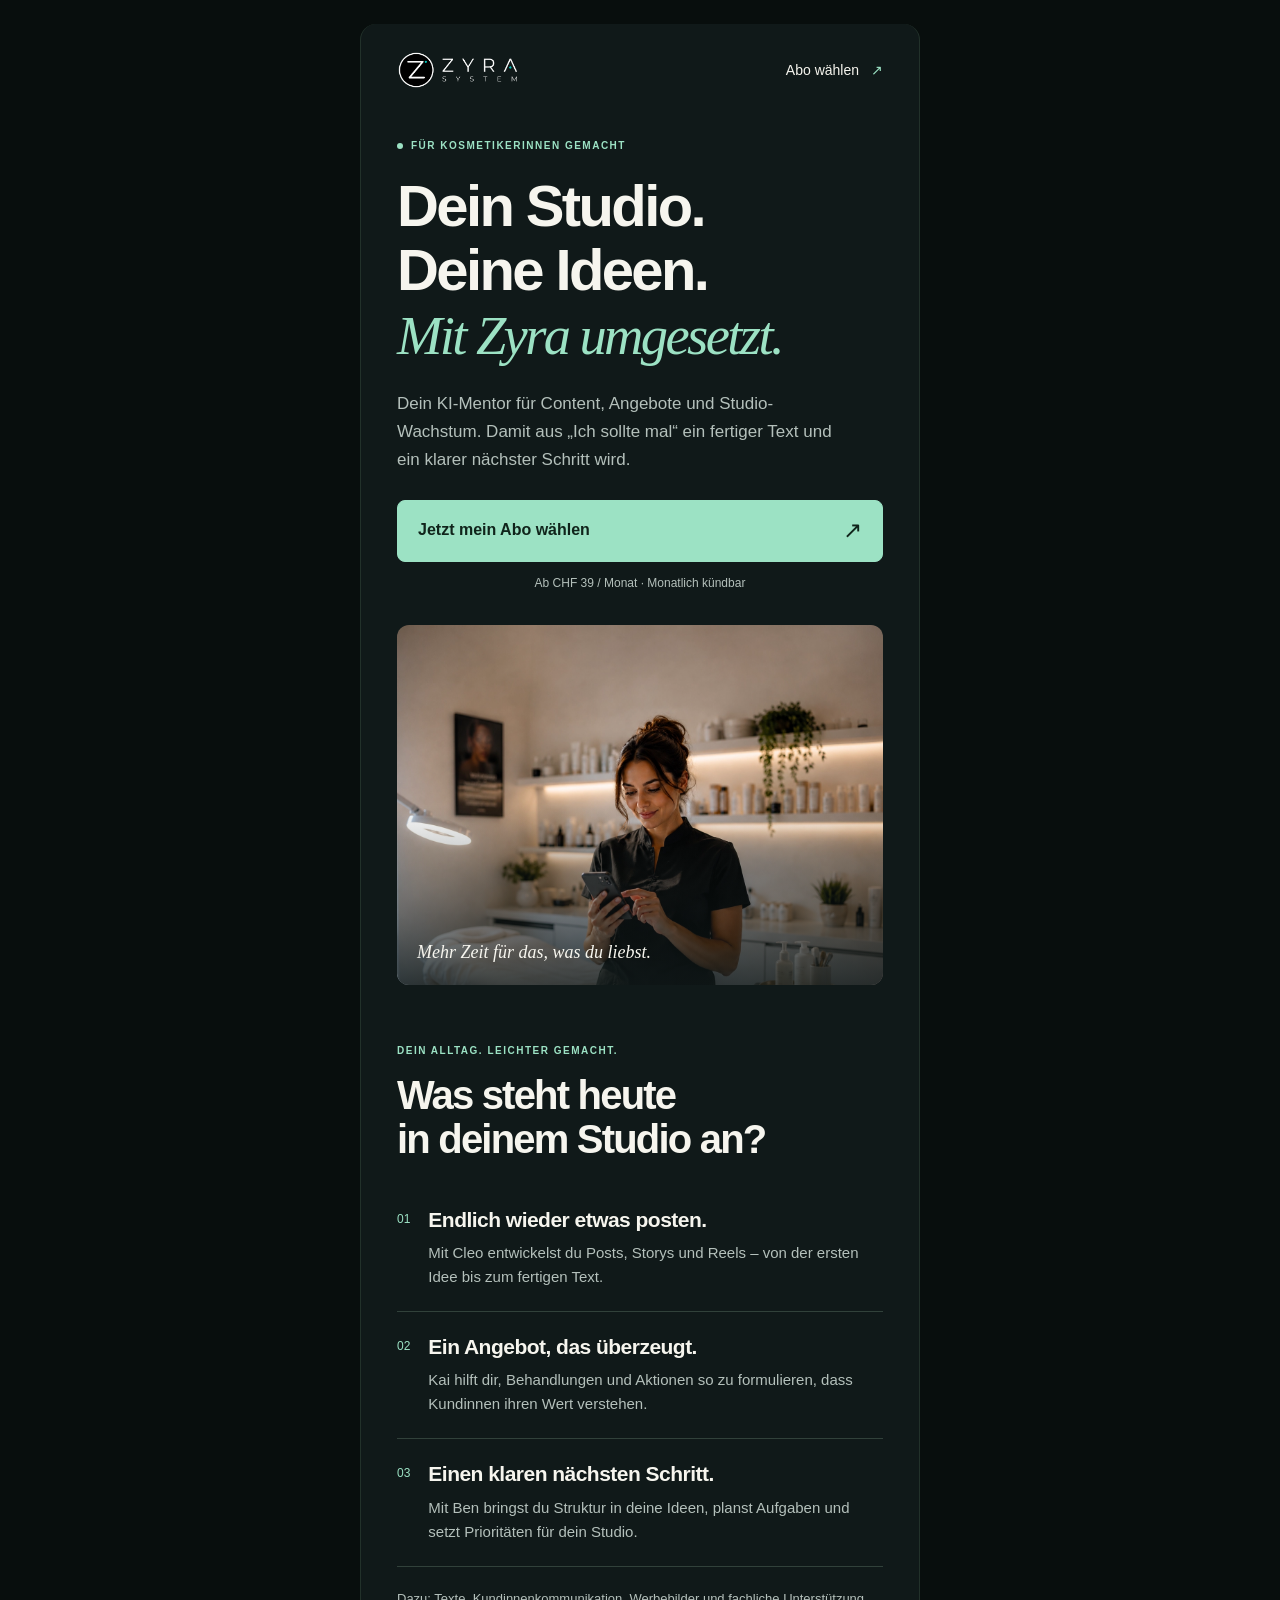
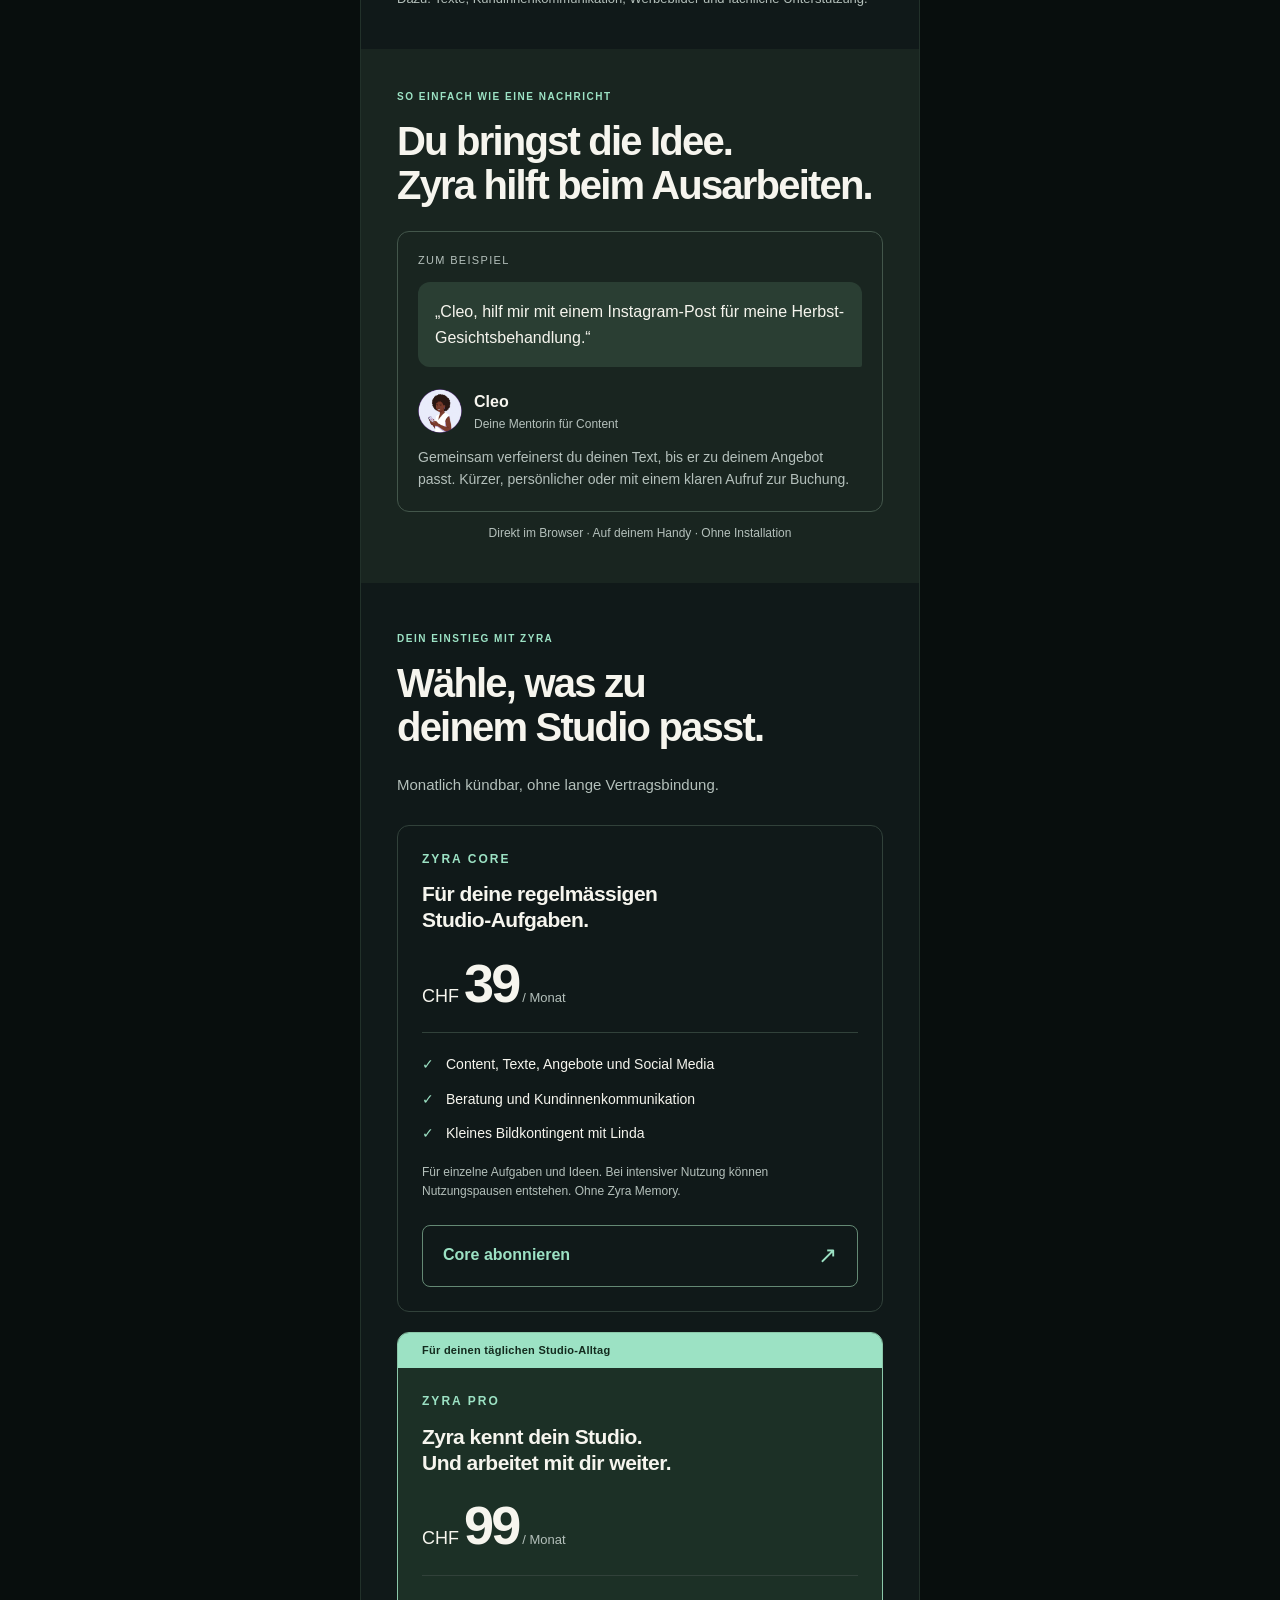
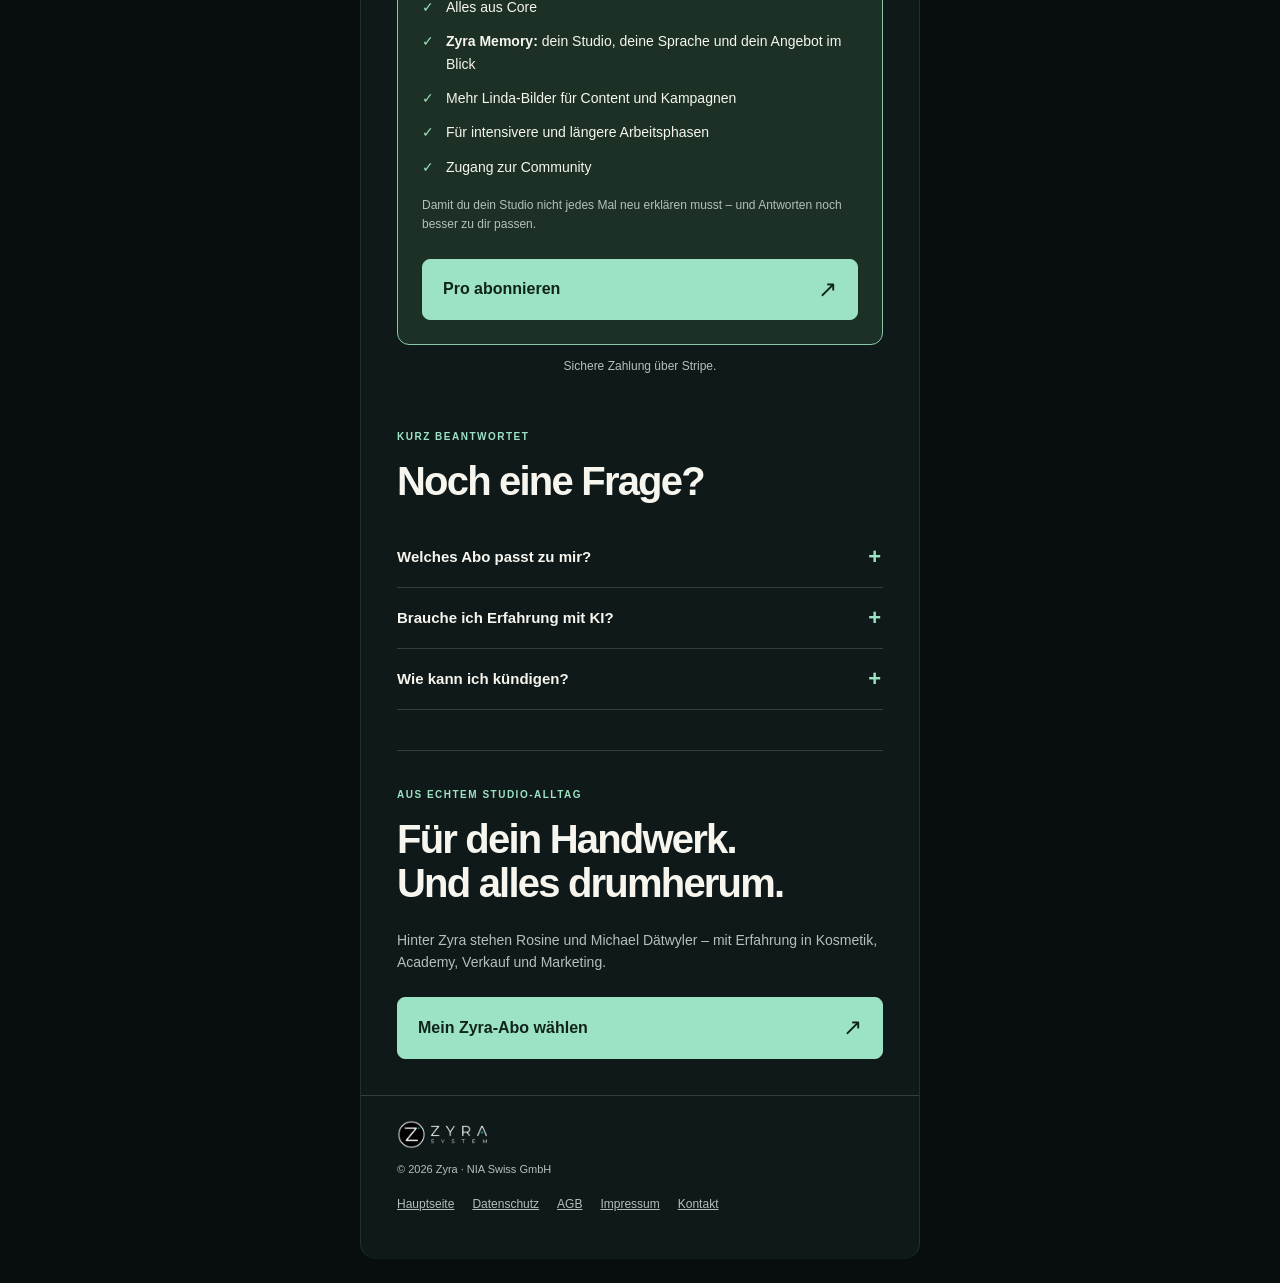
<file: index.html>
<!doctype html>
<html lang="de-CH">
<head>
<meta charset="utf-8">
<meta name="viewport" content="width=device-width, initial-scale=1">
<meta name="theme-color" content="#101919">
<title>Zyra – Dein KI-Mentor fürs Kosmetikstudio</title>
<meta name="description" content="Content, Angebote und Studio-Alltag leichter machen. Core für CHF 39/Monat oder Pro mit Memory für CHF 99/Monat. Monatlich kündbar.">
<link rel="canonical" href="https://get.zyraone.ch/">
<link rel="icon" href="/assets/App%20Icon.png" type="image/png">
<meta property="og:title" content="Dein Studio. Deine Ideen. Mit Zyra umgesetzt.">
<meta property="og:description" content="Dein KI-Mentor für Content, Angebote und Studio-Wachstum. Core CHF 39/Monat · Pro CHF 99/Monat.">
<meta property="og:type" content="website">
<meta property="og:url" content="https://get.zyraone.ch/">
<meta property="og:image" content="https://get.zyraone.ch/assets/hero.webp">
<link rel="stylesheet" href="/assets/landing.css">
</head>
<body>
<a class="skip" href="#inhalt">Zum Inhalt</a>
<div class="page">
<header><a href="#" aria-label="Zyra – Start"><img src="/assets/zyra-logo-white.png" width="120" height="40" alt="Zyra"></a><a class="nav-cta" href="#abos">Abo wählen <span aria-hidden="true">↗</span></a></header>
<main id="inhalt">
<section class="hero">
<p class="eyebrow"><span class="dot"></span> Für Kosmetikerinnen gemacht</p>
<h1>Dein Studio.<br>Deine Ideen.<br><em>Mit Zyra umgesetzt.</em></h1>
<p class="lead">Dein KI-Mentor für Content, Angebote und Studio-Wachstum. Damit aus „Ich sollte mal“ ein fertiger Text und ein klarer nächster Schritt wird.</p>
<a class="button" href="#abos" data-cta="hero">Jetzt mein Abo wählen <span aria-hidden="true">↗</span></a>
<p class="micro">Ab CHF 39 / Monat · Monatlich kündbar</p>
<figure class="hero-image"><img src="/assets/hero.webp" width="1402" height="1122" fetchpriority="high" alt="Kosmetikerin nutzt ihr Smartphone in ihrem Kosmetikstudio."><figcaption>Mehr Zeit für das, was du liebst.</figcaption></figure>
</section>
<section class="benefits">
<p class="eyebrow">Dein Alltag. Leichter gemacht.</p>
<h2>Was steht heute<br>in deinem Studio an?</h2>
<div class="benefit"><span class="number">01</span><div><h3>Endlich wieder etwas posten.</h3><p>Mit Cleo entwickelst du Posts, Storys und Reels – von der ersten Idee bis zum fertigen Text.</p></div></div>
<div class="benefit"><span class="number">02</span><div><h3>Ein Angebot, das überzeugt.</h3><p>Kai hilft dir, Behandlungen und Aktionen so zu formulieren, dass Kundinnen ihren Wert verstehen.</p></div></div>
<div class="benefit"><span class="number">03</span><div><h3>Einen klaren nächsten Schritt.</h3><p>Mit Ben bringst du Struktur in deine Ideen, planst Aufgaben und setzt Prioritäten für dein Studio.</p></div></div>
<p class="note">Dazu: Texte, Kundinnenkommunikation, Werbebilder und fachliche Unterstützung.</p>
</section>
<section class="example">
<p class="eyebrow">So einfach wie eine Nachricht</p>
<h2>Du bringst die Idee.<br>Zyra hilft beim Ausarbeiten.</h2>
<div class="chat"><p class="chat-label">Zum Beispiel</p><p class="bubble">„Cleo, hilf mir mit einem Instagram-Post für meine Herbst-Gesichtsbehandlung.“</p><div class="mentor"><img src="/assets/cleo.png" width="44" height="44" loading="lazy" alt="Cleo"><div><strong>Cleo</strong><span>Deine Mentorin für Content</span></div></div><p>Gemeinsam verfeinerst du deinen Text, bis er zu deinem Angebot passt. Kürzer, persönlicher oder mit einem klaren Aufruf zur Buchung.</p></div>
<p class="micro">Direkt im Browser · Auf deinem Handy · Ohne Installation</p>
</section>
<section id="abos" class="pricing">
<p class="eyebrow">Dein Einstieg mit Zyra</p>
<h2>Wähle, was zu<br>deinem Studio passt.</h2>
<p class="intro">Monatlich kündbar, ohne lange Vertragsbindung.</p>
<article class="plan" id="core"><p class="plan-label">Zyra Core</p><h3>Für deine regelmässigen<br>Studio-Aufgaben.</h3><p class="price"><span>CHF <strong>39</strong></span> / Monat</p><ul><li>Content, Texte, Angebote und Social Media</li><li>Beratung und Kundinnenkommunikation</li><li>Kleines Bildkontingent mit Linda</li></ul><p class="plan-note">Für einzelne Aufgaben und Ideen. Bei intensiver Nutzung können Nutzungspausen entstehen. Ohne Zyra Memory.</p><a class="button secondary" href="https://buy.stripe.com/cNifZgbfn5502Z25FXgbm0e?locale=de" data-cta="subscribe" data-plan="core">Core abonnieren <span aria-hidden="true">↗</span></a></article>
<article class="plan pro" id="pro"><p class="recommend">Für deinen täglichen Studio-Alltag</p><p class="plan-label">Zyra Pro</p><h3>Zyra kennt dein Studio.<br>Und arbeitet mit dir weiter.</h3><p class="price"><span>CHF <strong>99</strong></span> / Monat</p><ul><li>Alles aus Core</li><li><strong>Zyra Memory:</strong> dein Studio, deine Sprache und dein Angebot im Blick</li><li>Mehr Linda-Bilder für Content und Kampagnen</li><li>Für intensivere und längere Arbeitsphasen</li><li>Zugang zur Community</li></ul><p class="plan-note">Damit du dein Studio nicht jedes Mal neu erklären musst – und Antworten noch besser zu dir passen.</p><a class="button" href="https://buy.stripe.com/9B6eVcdnv1SOdDG7O5gbm0d?locale=de" data-cta="subscribe" data-plan="pro">Pro abonnieren <span aria-hidden="true">↗</span></a></article>
<p class="micro">Sichere Zahlung über Stripe.</p>
</section>
<section class="faq"><p class="eyebrow">Kurz beantwortet</p><h2>Noch eine Frage?</h2><details><summary>Welches Abo passt zu mir?</summary><p>Core passt, wenn du regelmässig einzelne Texte, Ideen oder Angebote ausarbeiten möchtest. Pro passt, wenn Zyra Teil deiner täglichen Studioarbeit wird und du Memory, mehr Bilder und intensivere Nutzung möchtest.</p></details><details><summary>Brauche ich Erfahrung mit KI?</summary><p>Nein. Wähle eine Mentorin und beschreibe deine Aufgabe wie in einer Nachricht. Zyra hilft dir Schritt für Schritt beim Ausarbeiten.</p></details><details><summary>Wie kann ich kündigen?</summary><p>Dein Abo ist monatlich kündbar. Dein Zugang bleibt bis zum Ende des bezahlten Zeitraums bestehen.</p></details></section>
<section class="closing"><p class="eyebrow">Aus echtem Studio-Alltag</p><h2>Für dein Handwerk.<br>Und alles drumherum.</h2><p>Hinter Zyra stehen Rosine und Michael Dätwyler – mit Erfahrung in Kosmetik, Academy, Verkauf und Marketing.</p><a class="button" href="#abos" data-cta="closing">Mein Zyra-Abo wählen <span aria-hidden="true">↗</span></a></section>
</main>
<footer><img src="/assets/zyra-logo-white.png" width="90" height="30" loading="lazy" alt="Zyra"><p>© 2026 Zyra · NIA Swiss GmbH</p><nav aria-label="Weitere Informationen"><a href="https://zyraone.ch/">Hauptseite</a><a href="/datenschutz.html">Datenschutz</a><a href="https://zyraone.ch/agb/">AGB</a><a href="https://zyraone.ch/impressum/">Impressum</a><a href="https://zyraone.ch/kontakt/">Kontakt</a></nav></footer>
</div>
</body>
</html>
</file>
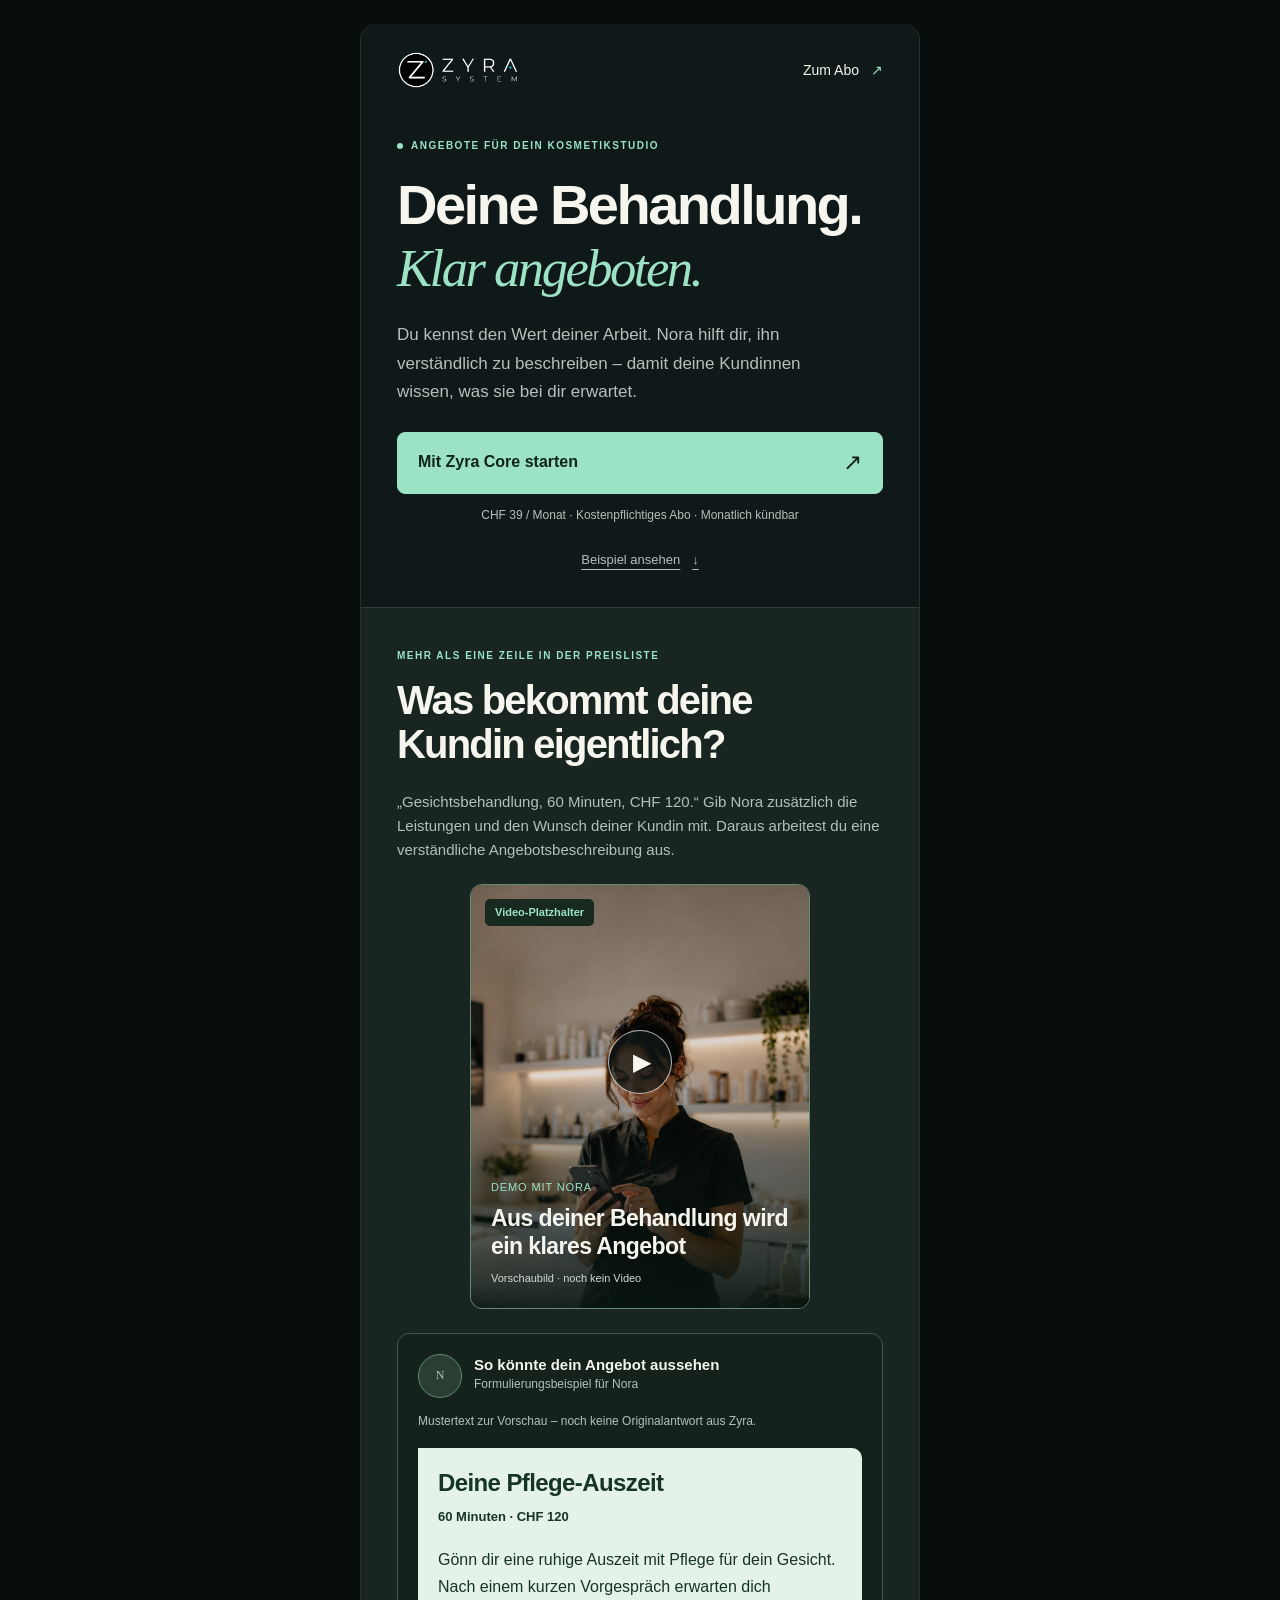
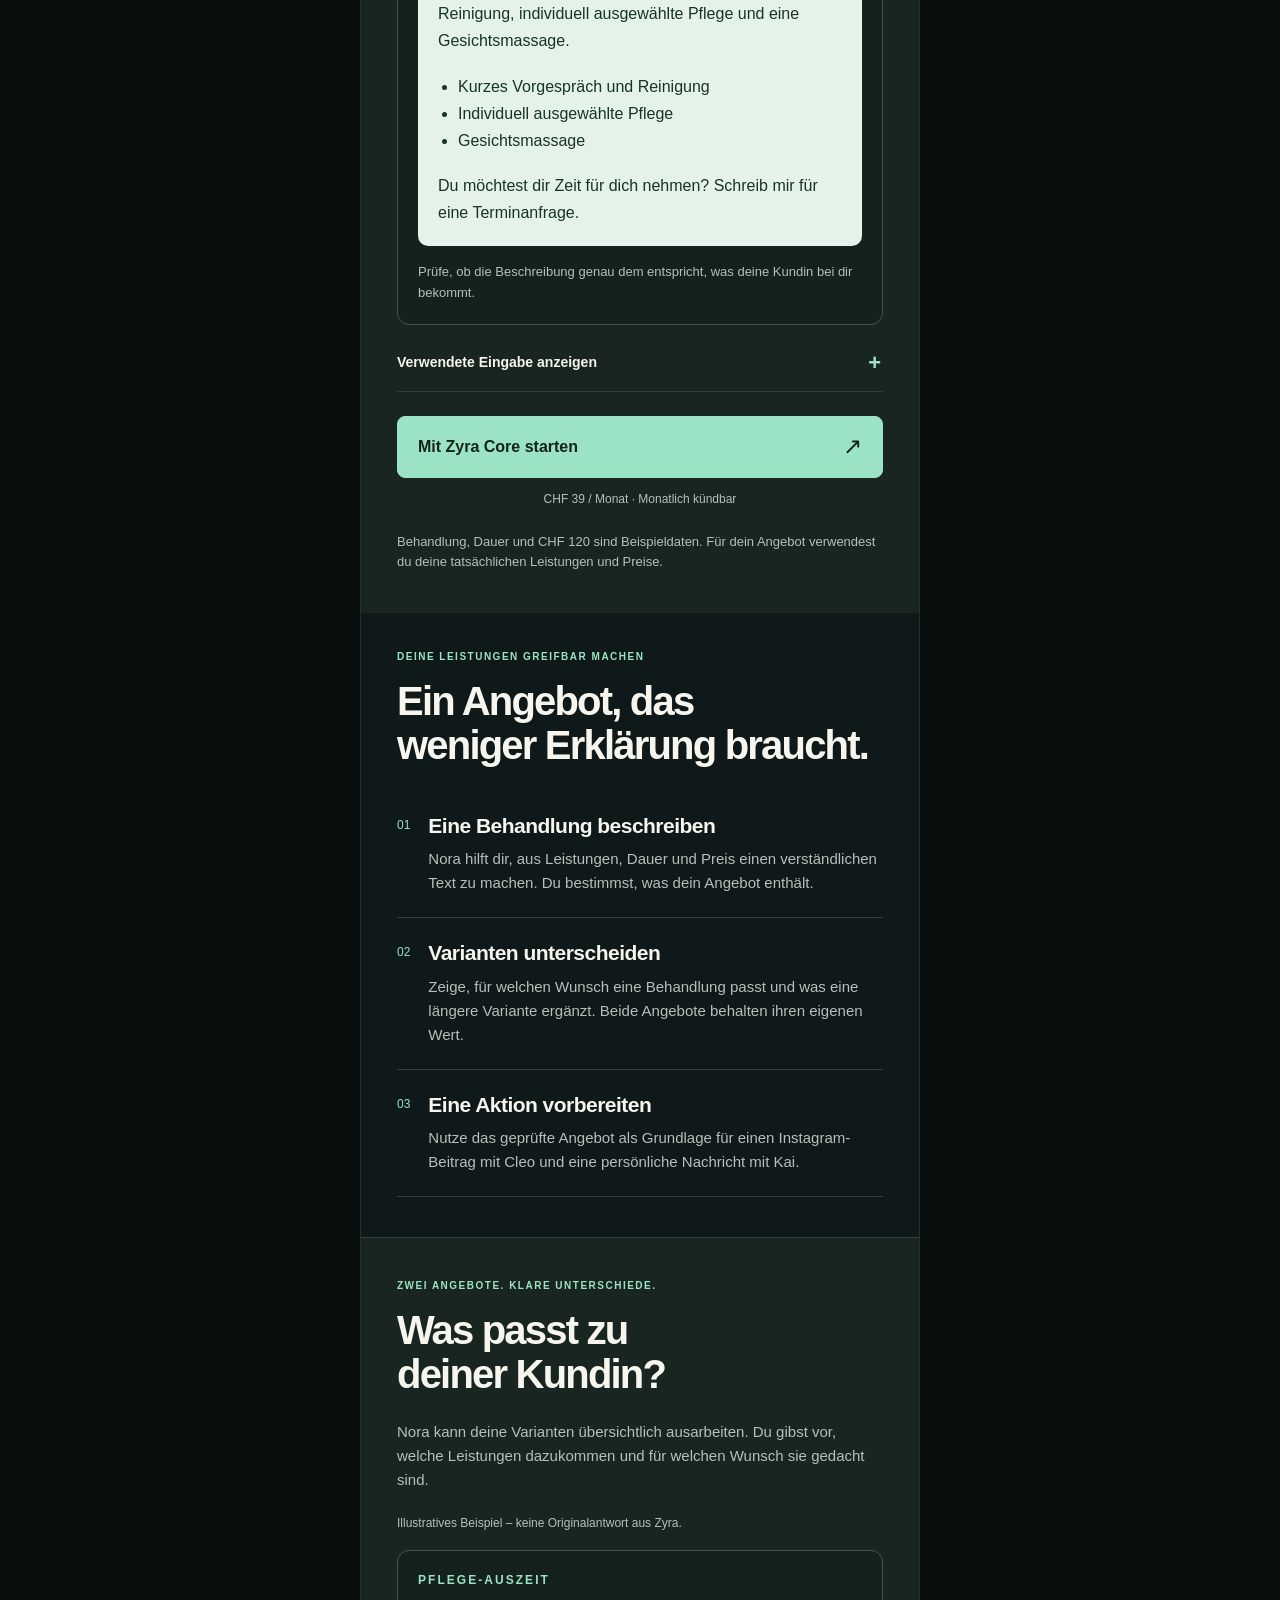
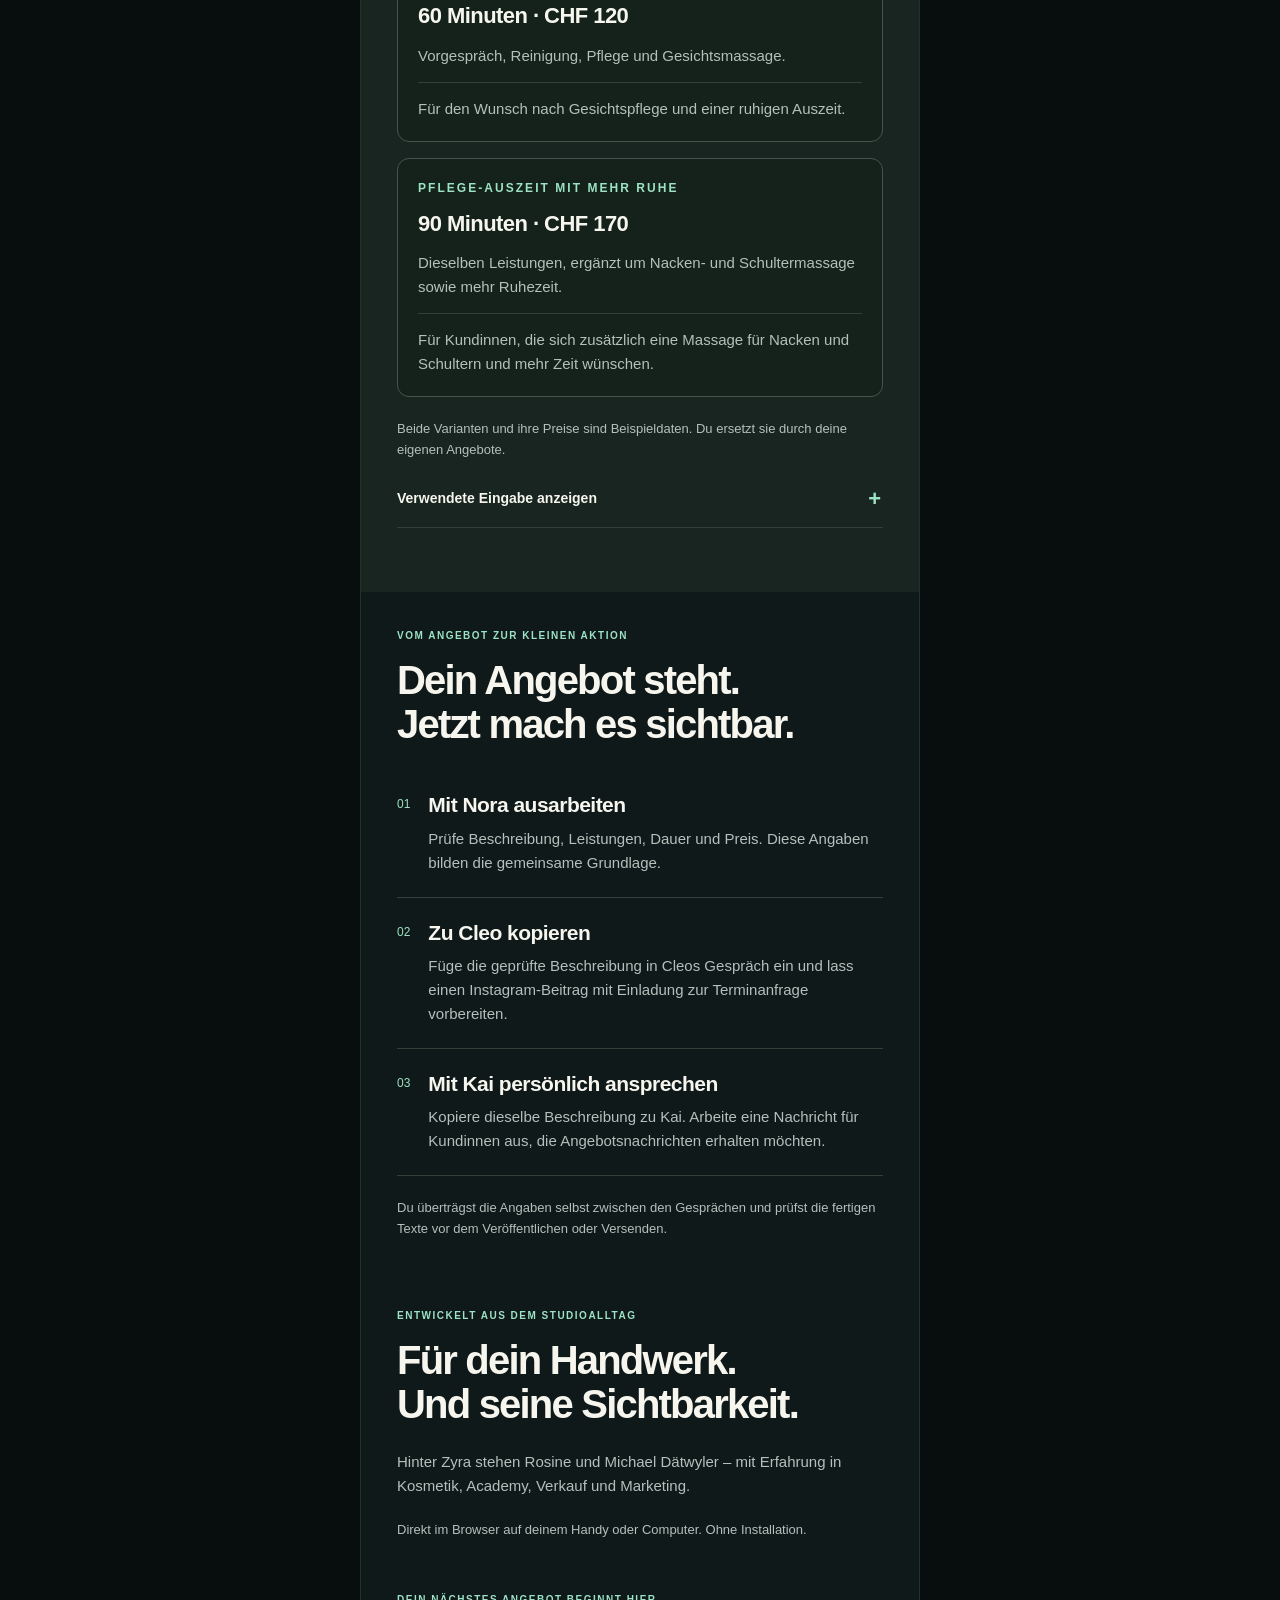
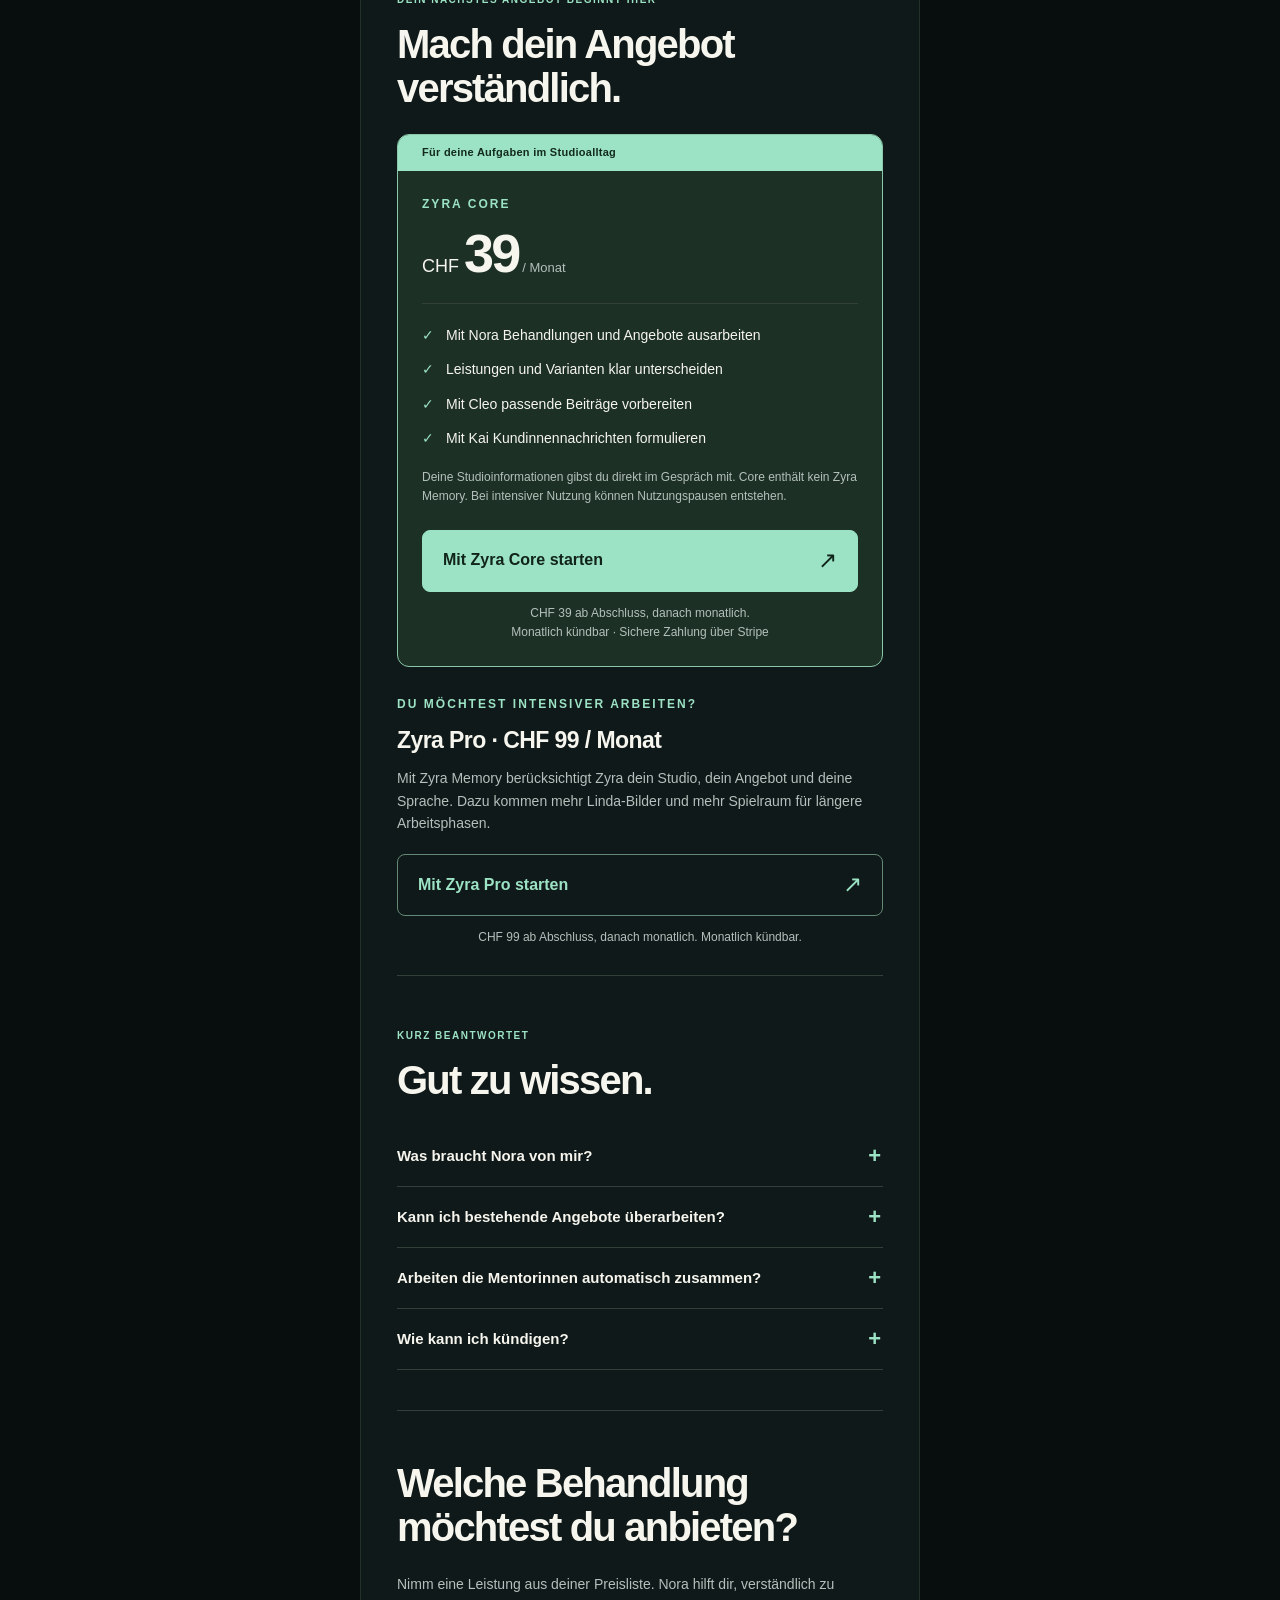
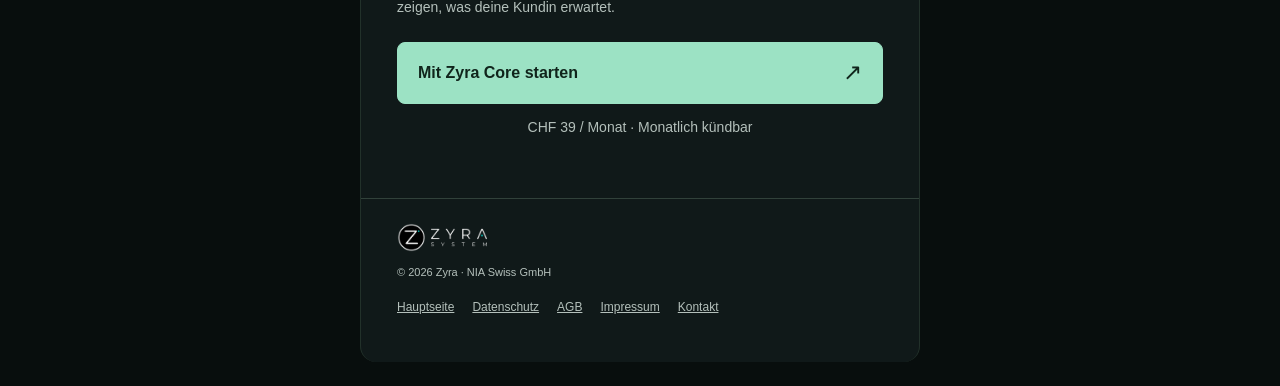
<file: angebote/index.html>
<!doctype html>
<html lang="de-CH">
<head>
<meta charset="utf-8">
<meta name="viewport" content="width=device-width, initial-scale=1">
<meta name="theme-color" content="#101919">
<title>Behandlungen verständlich anbieten – Zyra</title>
<meta name="description" content="Mit Nora Behandlungen verständlich beschreiben und Angebote ausarbeiten. Mit Cleo und Kai eine Aktion vorbereiten. Zyra Core für CHF 39 pro Monat.">
<link rel="canonical" href="https://get.zyraone.ch/angebote/">
<link rel="icon" href="/assets/App%20Icon.png" type="image/png">
<meta property="og:title" content="Wie wird aus meiner Behandlung ein klares Angebot?">
<meta property="og:description" content="Deine Leistungen klar erklären, Varianten unterscheiden und Aktionen vorbereiten. Mit Zyra Core für CHF 39 pro Monat.">
<meta property="og:type" content="website">
<meta property="og:url" content="https://get.zyraone.ch/angebote/">
<meta property="og:image" content="https://get.zyraone.ch/assets/hero.webp">
<link rel="stylesheet" href="/assets/landing.css">
<link rel="stylesheet" href="/assets/content.css">
<link rel="stylesheet" href="/assets/communication.css">
<link rel="stylesheet" href="/assets/offers.css">
</head>
<body data-landing-page="angebote">
<a class="skip" href="#inhalt">Zum Inhalt</a>
<div class="page">
<header><a href="/" aria-label="Zyra – Übersicht"><img src="/assets/zyra-logo-white.png" width="120" height="40" alt="Zyra"></a><a class="nav-cta" href="#abo" data-cta="pricing" data-position="header">Zum Abo <span aria-hidden="true">↗</span></a></header>
<main id="inhalt">
<section class="hero content-hero">
<p class="eyebrow"><span class="dot"></span> Angebote für dein Kosmetikstudio</p>
<h1>Deine Behandlung.<br><em>Klar angeboten.</em></h1>
<p class="lead">Du kennst den Wert deiner Arbeit. Nora hilft dir, ihn verständlich zu beschreiben – damit deine Kundinnen wissen, was sie bei dir erwartet.</p>
<a class="button" href="https://buy.stripe.com/cNifZgbfn5502Z25FXgbm0e?locale=de" data-cta="subscribe" data-plan="core" data-position="hero">Mit Zyra Core starten <span aria-hidden="true">↗</span></a>
<p class="micro">CHF 39 / Monat · Kostenpflichtiges Abo · Monatlich kündbar</p>
<a class="example-link" href="#beispiel" data-cta="example">Beispiel ansehen <span aria-hidden="true">↓</span></a>
</section>
<section class="example content-example" id="beispiel">
<p class="eyebrow">Mehr als eine Zeile in der Preisliste</p>
<h2>Was bekommt deine<br>Kundin eigentlich?</h2>
<p class="section-lead">„Gesichtsbehandlung, 60 Minuten, CHF 120.“ Gib Nora zusätzlich die Leistungen und den Wunsch deiner Kundin mit. Daraus arbeitest du eine verständliche Angebotsbeschreibung aus.</p>
<figure class="demo-video" aria-label="Video-Platzhalter: Eine Behandlung mit Nora verständlich anbieten">
<img src="/assets/hero.webp" width="1402" height="1122" loading="lazy" alt="Kosmetikerin mit Smartphone als Platzhalter für die spätere Video-Demo.">
<span class="demo-badge">Video-Platzhalter</span><span class="demo-play" aria-hidden="true">▶</span>
<figcaption><span>Demo mit Nora</span><strong>Aus deiner Behandlung wird ein klares Angebot</strong><small>Vorschaubild · noch kein Video</small></figcaption>
</figure>
<div class="demo-result">
<div class="mentor"><span class="mentor-initial" aria-hidden="true">N</span><div><strong>So könnte dein Angebot aussehen</strong><span>Formulierungsbeispiel für Nora</span></div></div>
<p class="demo-disclosure">Mustertext zur Vorschau – noch keine Originalantwort aus Zyra.</p>
<div class="offer-answer"><h3>Deine Pflege-Auszeit</h3><p class="offer-price">60 Minuten · CHF 120</p><p>Gönn dir eine ruhige Auszeit mit Pflege für dein Gesicht. Nach einem kurzen Vorgespräch erwarten dich Reinigung, individuell ausgewählte Pflege und eine Gesichtsmassage.</p><ul><li>Kurzes Vorgespräch und Reinigung</li><li>Individuell ausgewählte Pflege</li><li>Gesichtsmassage</li></ul><p>Du möchtest dir Zeit für dich nehmen? Schreib mir für eine Terminanfrage.</p></div>
<p class="demo-following">Prüfe, ob die Beschreibung genau dem entspricht, was deine Kundin bei dir bekommt.</p>
</div>
<details class="demo-prompt"><summary>Verwendete Eingabe anzeigen</summary><div><p>„Hilf mir, meine Gesichtsbehandlung verständlich zu beschreiben. 60 Minuten, CHF 120. Enthalten: kurzes Vorgespräch, Reinigung, individuell ausgewählte Pflege und Gesichtsmassage. Gedacht für Kundinnen, die sich Pflege und eine ruhige Auszeit wünschen. Formuliere einen passenden Angebotsnamen, eine Beschreibung mit zwei Sätzen, drei enthaltene Leistungen und eine Einladung zur Terminanfrage. Erfinde keine zusätzlichen Leistungen oder garantierten Ergebnisse.“</p></div></details>
<a class="button demo-cta" href="https://buy.stripe.com/cNifZgbfn5502Z25FXgbm0e?locale=de" data-cta="subscribe" data-plan="core" data-position="demo">Mit Zyra Core starten <span aria-hidden="true">↗</span></a>
<p class="micro">CHF 39 / Monat · Monatlich kündbar</p>
<p class="note">Behandlung, Dauer und CHF 120 sind Beispieldaten. Für dein Angebot verwendest du deine tatsächlichen Leistungen und Preise.</p>
</section>
<section class="benefits content-benefits">
<p class="eyebrow">Deine Leistungen greifbar machen</p><h2>Ein Angebot, das<br>weniger Erklärung braucht.</h2>
<div class="benefit"><span class="number">01</span><div><h3>Eine Behandlung beschreiben</h3><p>Nora hilft dir, aus Leistungen, Dauer und Preis einen verständlichen Text zu machen. Du bestimmst, was dein Angebot enthält.</p></div></div>
<div class="benefit"><span class="number">02</span><div><h3>Varianten unterscheiden</h3><p>Zeige, für welchen Wunsch eine Behandlung passt und was eine längere Variante ergänzt. Beide Angebote behalten ihren eigenen Wert.</p></div></div>
<div class="benefit"><span class="number">03</span><div><h3>Eine Aktion vorbereiten</h3><p>Nutze das geprüfte Angebot als Grundlage für einen Instagram-Beitrag mit Cleo und eine persönliche Nachricht mit Kai.</p></div></div>
</section>
<section class="example content-example" id="varianten">
<p class="eyebrow">Zwei Angebote. Klare Unterschiede.</p><h2>Was passt zu<br>deiner Kundin?</h2>
<p class="section-lead">Nora kann deine Varianten übersichtlich ausarbeiten. Du gibst vor, welche Leistungen dazukommen und für welchen Wunsch sie gedacht sind.</p>
<p class="demo-disclosure">Illustratives Beispiel – keine Originalantwort aus Zyra.</p>
<div class="offer-variants">
<article><p class="plan-label">Pflege-Auszeit</p><h3>60 Minuten · CHF 120</h3><p>Vorgespräch, Reinigung, Pflege und Gesichtsmassage.</p><p class="variant-fit">Für den Wunsch nach Gesichtspflege und einer ruhigen Auszeit.</p></article>
<article><p class="plan-label">Pflege-Auszeit mit mehr Ruhe</p><h3>90 Minuten · CHF 170</h3><p>Dieselben Leistungen, ergänzt um Nacken- und Schultermassage sowie mehr Ruhezeit.</p><p class="variant-fit">Für Kundinnen, die sich zusätzlich eine Massage für Nacken und Schultern und mehr Zeit wünschen.</p></article>
</div>
<p class="note">Beide Varianten und ihre Preise sind Beispieldaten. Du ersetzt sie durch deine eigenen Angebote.</p>
<details class="demo-prompt"><summary>Verwendete Eingabe anzeigen</summary><div><p>„Ich habe zwei Angebote. A: 60 Minuten, CHF 120, mit Vorgespräch, Reinigung, Pflege und Gesichtsmassage. B: 90 Minuten, CHF 170, mit denselben Leistungen plus zusätzlicher Nacken- und Schultermassage und mehr Ruhezeit. Erstelle für beide einen klaren Namen und eine kurze Beschreibung. Erkläre, für welchen Wunsch die Variante passt. Keine Leistungen erfinden und das kleinere Angebot nicht abwerten. Stelle die Unterschiede übersichtlich gegenüber.“</p></div></details>
</section>
<section class="benefits content-benefits" id="aktion"><p class="eyebrow">Vom Angebot zur kleinen Aktion</p><h2>Dein Angebot steht.<br>Jetzt mach es sichtbar.</h2>
<div class="benefit"><span class="number">01</span><div><h3>Mit Nora ausarbeiten</h3><p>Prüfe Beschreibung, Leistungen, Dauer und Preis. Diese Angaben bilden die gemeinsame Grundlage.</p></div></div>
<div class="benefit"><span class="number">02</span><div><h3>Zu Cleo kopieren</h3><p>Füge die geprüfte Beschreibung in Cleos Gespräch ein und lass einen Instagram-Beitrag mit Einladung zur Terminanfrage vorbereiten.</p></div></div>
<div class="benefit"><span class="number">03</span><div><h3>Mit Kai persönlich ansprechen</h3><p>Kopiere dieselbe Beschreibung zu Kai. Arbeite eine Nachricht für Kundinnen aus, die Angebotsnachrichten erhalten möchten.</p></div></div>
<p class="note">Du überträgst die Angaben selbst zwischen den Gesprächen und prüfst die fertigen Texte vor dem Veröffentlichen oder Versenden.</p>
</section>
<section class="studio-proof"><p class="eyebrow">Entwickelt aus dem Studioalltag</p><h2>Für dein Handwerk.<br>Und seine Sichtbarkeit.</h2><p class="section-lead">Hinter Zyra stehen Rosine und Michael Dätwyler – mit Erfahrung in Kosmetik, Academy, Verkauf und Marketing.</p><p class="note">Direkt im Browser auf deinem Handy oder Computer. Ohne Installation.</p></section>
<section id="abo" class="pricing content-pricing">
<p class="eyebrow">Dein nächstes Angebot beginnt hier</p>
<h2>Mach dein Angebot<br>verständlich.</h2>
<article class="plan core-focus" id="core">
<p class="recommend">Für deine Aufgaben im Studioalltag</p>
<p class="plan-label">Zyra Core</p>
<p class="price"><span>CHF <strong>39</strong></span> / Monat</p>
<ul><li>Mit Nora Behandlungen und Angebote ausarbeiten</li><li>Leistungen und Varianten klar unterscheiden</li><li>Mit Cleo passende Beiträge vorbereiten</li><li>Mit Kai Kundinnennachrichten formulieren</li></ul>
<p class="plan-note">Deine Studioinformationen gibst du direkt im Gespräch mit. Core enthält kein Zyra Memory. Bei intensiver Nutzung können Nutzungspausen entstehen.</p>
<a class="button" href="https://buy.stripe.com/cNifZgbfn5502Z25FXgbm0e?locale=de" data-cta="subscribe" data-plan="core" data-position="pricing">Mit Zyra Core starten <span aria-hidden="true">↗</span></a>
<p class="micro">CHF 39 ab Abschluss, danach monatlich.<br>Monatlich kündbar · Sichere Zahlung über Stripe</p>
</article>
<article class="pro-option" id="pro"><p class="plan-label">Du möchtest intensiver arbeiten?</p><h3>Zyra Pro · CHF 99 / Monat</h3><p>Mit Zyra Memory berücksichtigt Zyra dein Studio, dein Angebot und deine Sprache. Dazu kommen mehr Linda-Bilder und mehr Spielraum für längere Arbeitsphasen.</p><a class="button secondary" href="https://buy.stripe.com/9B6eVcdnv1SOdDG7O5gbm0d?locale=de" data-cta="subscribe" data-plan="pro" data-position="pricing">Mit Zyra Pro starten <span aria-hidden="true">↗</span></a><p class="micro">CHF 99 ab Abschluss, danach monatlich. Monatlich kündbar.</p></article>
</section>
<section class="faq"><p class="eyebrow">Kurz beantwortet</p><h2>Gut zu wissen.</h2>
<details><summary>Was braucht Nora von mir?</summary><p>Deine tatsächlichen Leistungen, Dauer, Preis und die Wünsche der Kundinnen, für die dein Angebot gedacht ist. Auch deinen Ton kannst du beschreiben.</p></details>
<details><summary>Kann ich bestehende Angebote überarbeiten?</summary><p>Ja. Gib Nora deine bisherige Beschreibung und sage, was klarer werden soll: etwa der Ablauf, die enthaltenen Leistungen oder der Unterschied zu einer anderen Behandlung.</p></details>
<details><summary>Arbeiten die Mentorinnen automatisch zusammen?</summary><p>Du kopierst die geprüfte Angebotsbeschreibung selbst von Nora zu Cleo oder Kai. So arbeiten die Gespräche mit denselben Angaben. Du veröffentlichst und versendest die Ergebnisse selbst.</p></details>
<details><summary>Wie kann ich kündigen?</summary><p>Dein Abo ist monatlich kündbar. Dein Zugang bleibt bis zum Ende des bezahlten Zeitraums bestehen.</p></details>
</section>
<section class="closing"><h2>Welche Behandlung<br>möchtest du anbieten?</h2><p>Nimm eine Leistung aus deiner Preisliste. Nora hilft dir, verständlich zu zeigen, was deine Kundin erwartet.</p><a class="button" href="https://buy.stripe.com/cNifZgbfn5502Z25FXgbm0e?locale=de" data-cta="subscribe" data-plan="core" data-position="closing">Mit Zyra Core starten <span aria-hidden="true">↗</span></a><p class="micro closing-price">CHF 39 / Monat · Monatlich kündbar</p></section>
</main>
<footer><img src="/assets/zyra-logo-white.png" width="90" height="30" loading="lazy" alt="Zyra"><p>© 2026 Zyra · NIA Swiss GmbH</p><nav aria-label="Weitere Informationen"><a href="https://zyraone.ch/">Hauptseite</a><a href="/datenschutz.html">Datenschutz</a><a href="https://zyraone.ch/agb/">AGB</a><a href="https://zyraone.ch/impressum/">Impressum</a><a href="https://zyraone.ch/kontakt/">Kontakt</a></nav></footer>
</div>
</body>
</html>
</file>
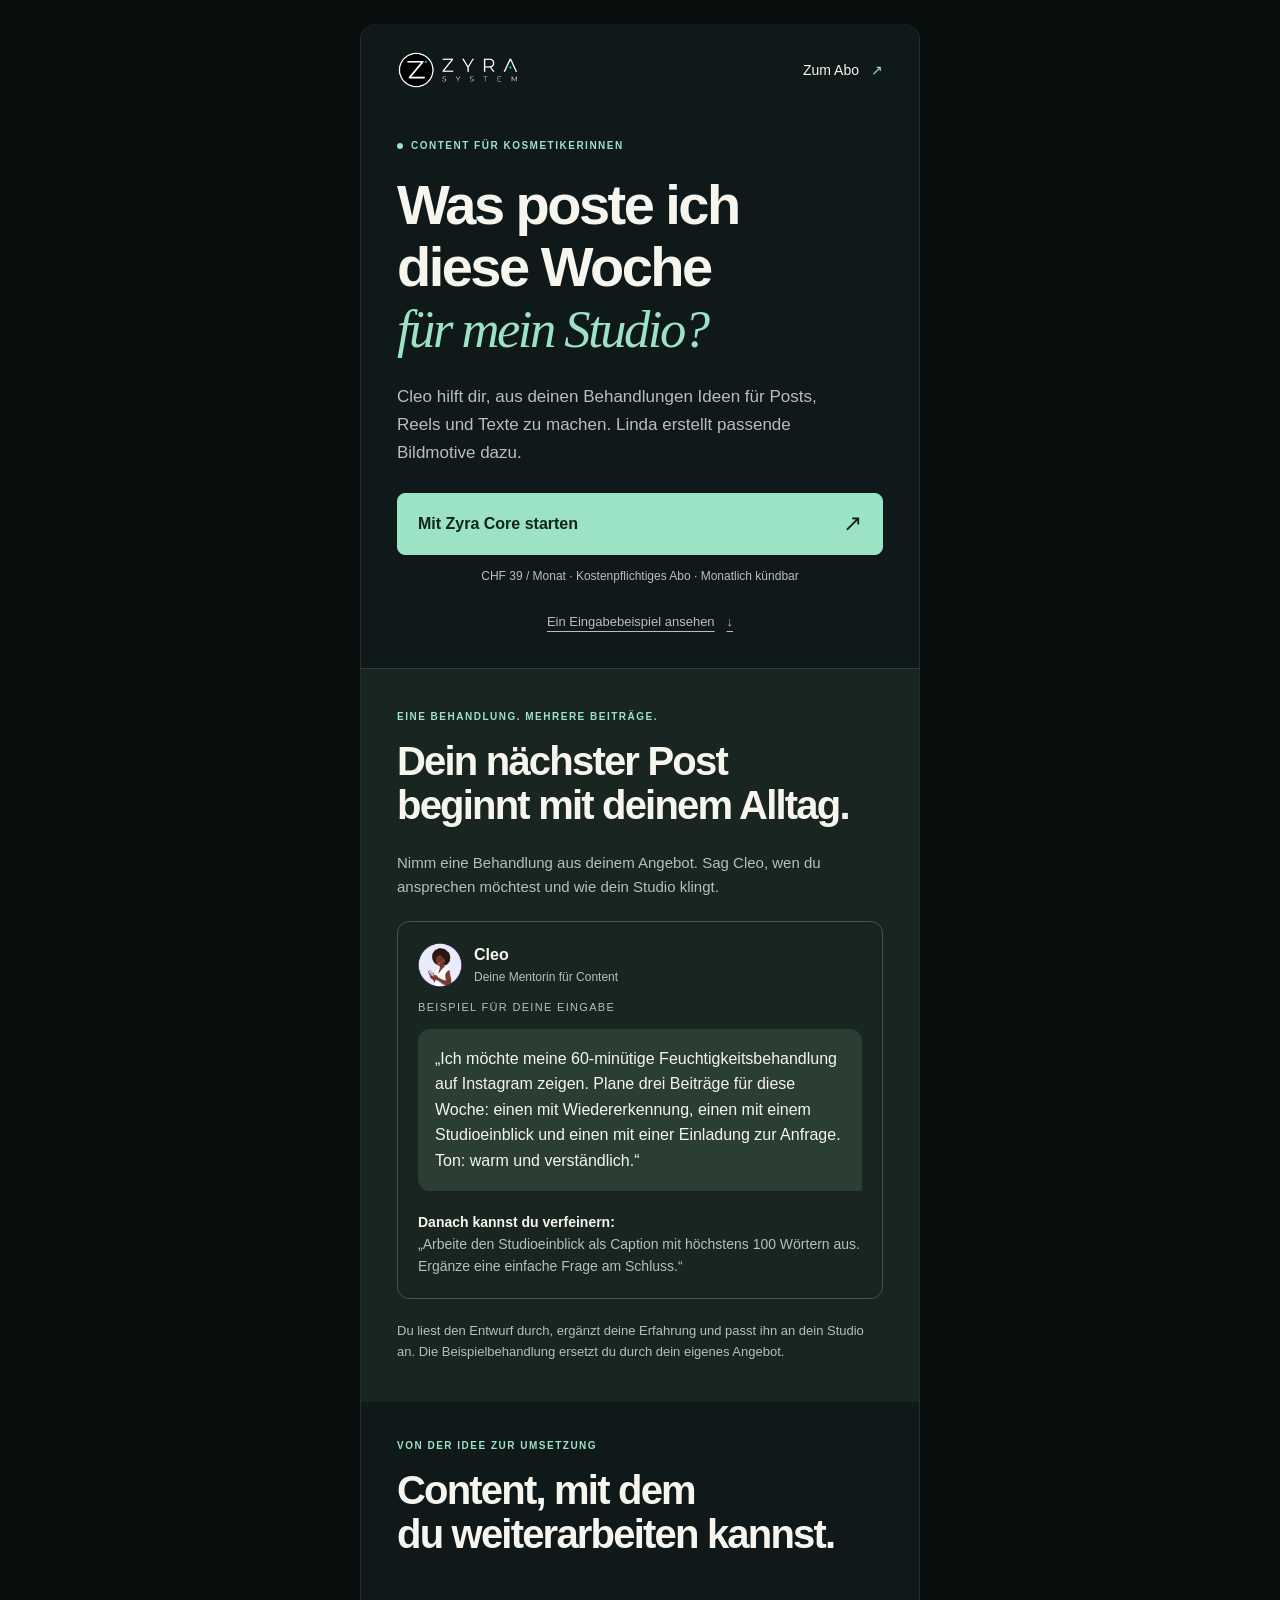
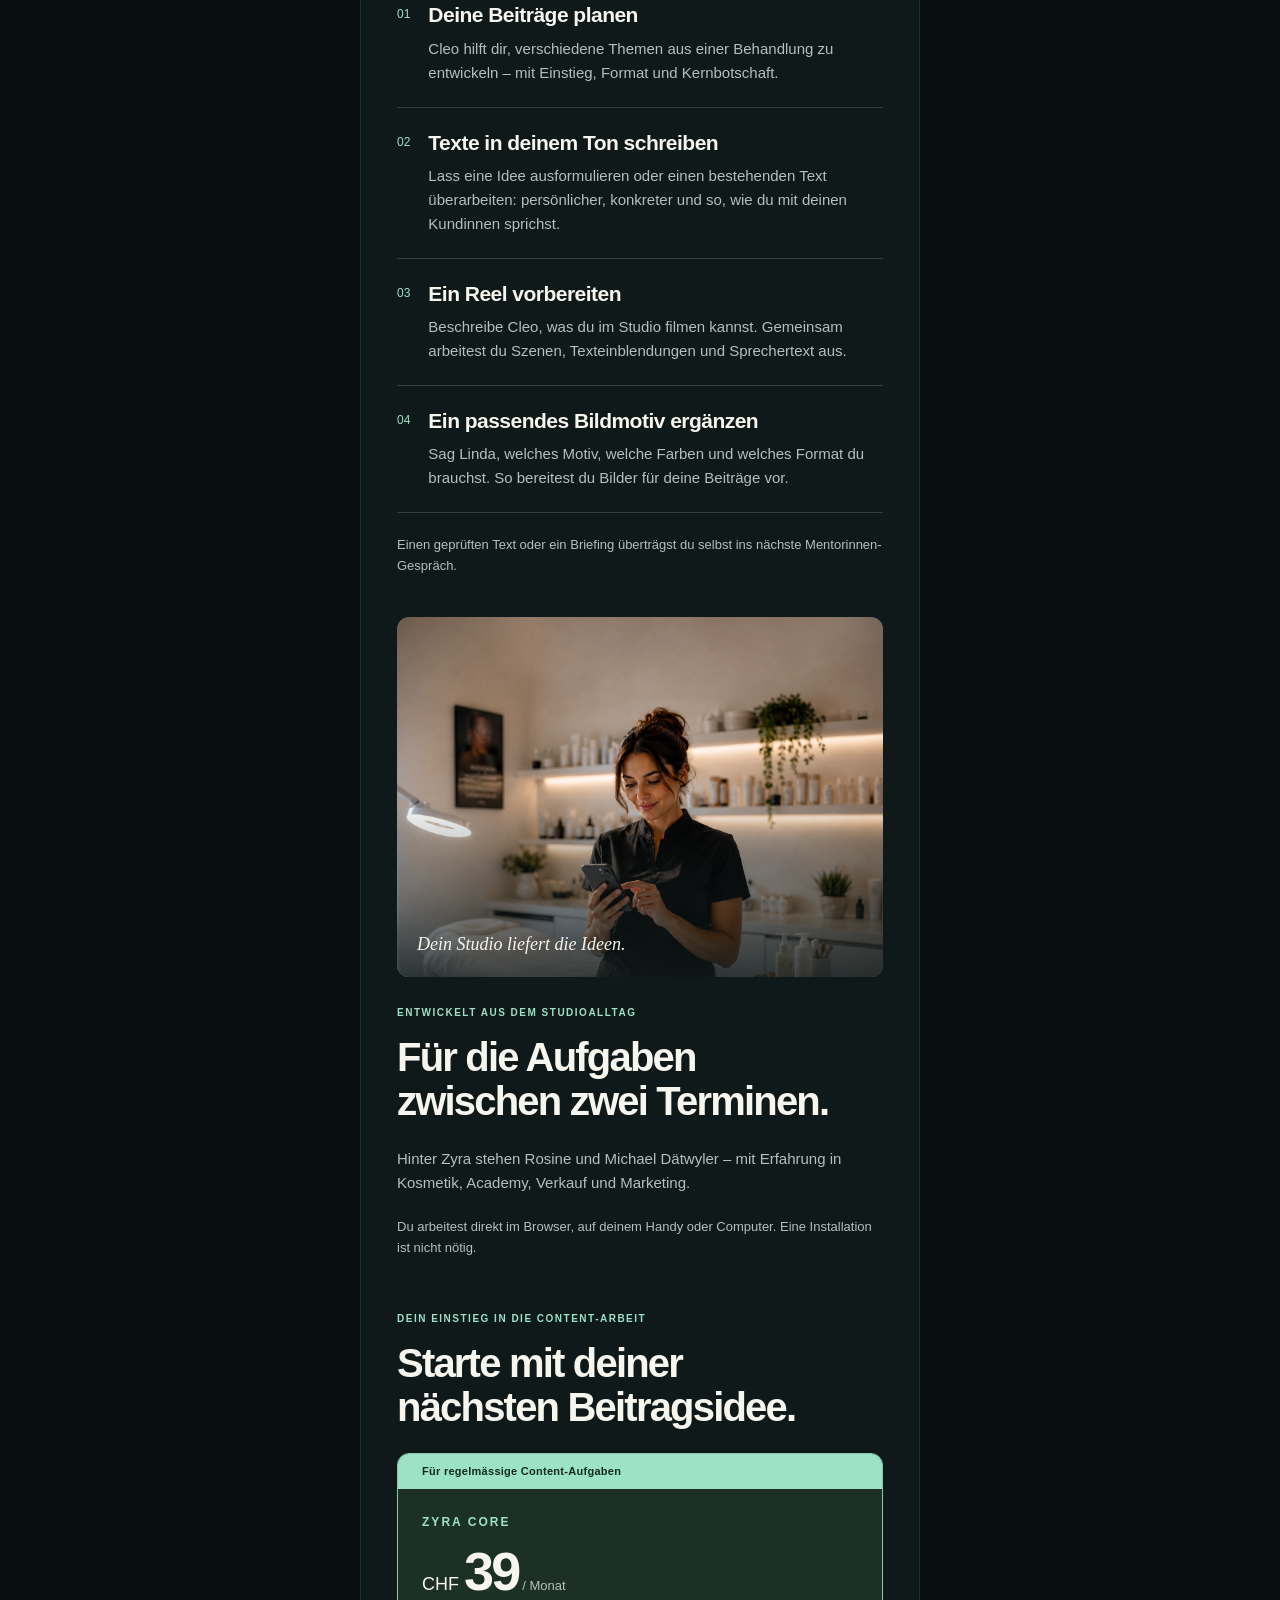
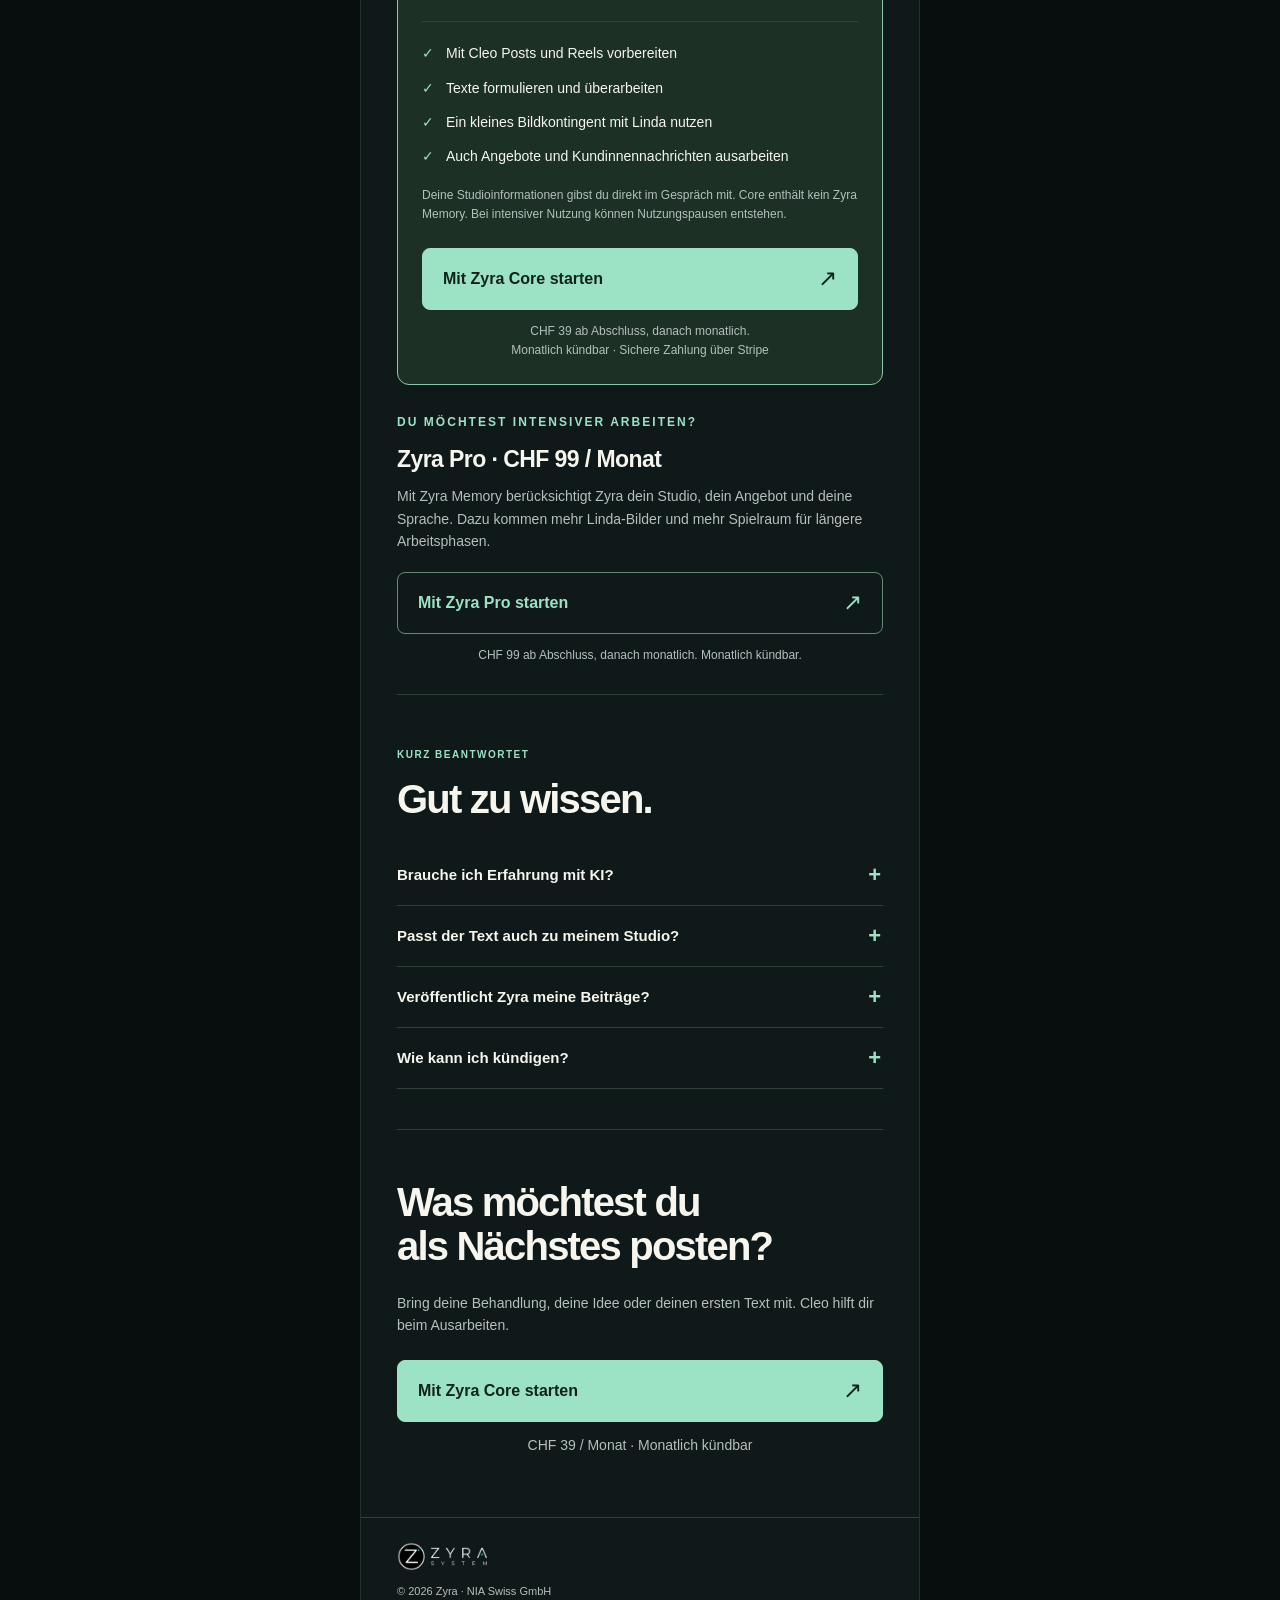
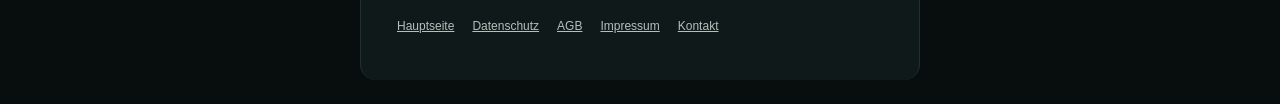
<file: content/index.html>
<!doctype html>
<html lang="de-CH">
<head>
<meta charset="utf-8">
<meta name="viewport" content="width=device-width, initial-scale=1">
<meta name="theme-color" content="#101919">
<title>Was poste ich diese Woche? – Content mit Zyra</title>
<meta name="description" content="Posts planen, Texte formulieren und Reels vorbereiten: Cleo und Linda unterstützen dich beim Content für dein Kosmetikstudio. Zyra Core für CHF 39 pro Monat.">
<link rel="canonical" href="https://get.zyraone.ch/content/">
<link rel="icon" href="/assets/App%20Icon.png" type="image/png">
<meta property="og:title" content="Was poste ich diese Woche für mein Kosmetikstudio?">
<meta property="og:description" content="Aus deiner Behandlung werden Ideen für Posts, Reels und Texte. Content mit Zyra Core für CHF 39 pro Monat.">
<meta property="og:type" content="website">
<meta property="og:url" content="https://get.zyraone.ch/content/">
<meta property="og:image" content="https://get.zyraone.ch/assets/hero.webp">
<link rel="stylesheet" href="/assets/landing.css">
<link rel="stylesheet" href="/assets/content.css">
</head>
<body data-landing-page="content">
<a class="skip" href="#inhalt">Zum Inhalt</a>
<div class="page">
<header><a href="/" aria-label="Zyra – Übersicht"><img src="/assets/zyra-logo-white.png" width="120" height="40" alt="Zyra"></a><a class="nav-cta" href="#abo" data-cta="pricing" data-position="header">Zum Abo <span aria-hidden="true">↗</span></a></header>
<main id="inhalt">
<section class="hero content-hero">
<p class="eyebrow"><span class="dot"></span> Content für Kosmetikerinnen</p>
<h1>Was poste ich<br>diese Woche<br><em>für mein Studio?</em></h1>
<p class="lead">Cleo hilft dir, aus deinen Behandlungen Ideen für Posts, Reels und Texte zu machen. Linda erstellt passende Bildmotive dazu.</p>
<a class="button" href="https://buy.stripe.com/cNifZgbfn5502Z25FXgbm0e?locale=de" data-cta="subscribe" data-plan="core" data-position="hero">Mit Zyra Core starten <span aria-hidden="true">↗</span></a>
<p class="micro">CHF 39 / Monat · Kostenpflichtiges Abo · Monatlich kündbar</p>
<a class="example-link" href="#beispiel" data-cta="example">Ein Eingabebeispiel ansehen <span aria-hidden="true">↓</span></a>
</section>
<section class="example content-example" id="beispiel">
<p class="eyebrow">Eine Behandlung. Mehrere Beiträge.</p>
<h2>Dein nächster Post<br>beginnt mit deinem Alltag.</h2>
<p class="section-lead">Nimm eine Behandlung aus deinem Angebot. Sag Cleo, wen du ansprechen möchtest und wie dein Studio klingt.</p>
<div class="chat">
<div class="mentor"><img src="/assets/cleo.png" width="44" height="44" alt="Cleo" loading="lazy"><div><strong>Cleo</strong><span>Deine Mentorin für Content</span></div></div>
<p class="chat-label">Beispiel für deine Eingabe</p>
<blockquote class="bubble">„Ich möchte meine 60-minütige Feuchtigkeitsbehandlung auf Instagram zeigen. Plane drei Beiträge für diese Woche: einen mit Wiedererkennung, einen mit einem Studioeinblick und einen mit einer Einladung zur Anfrage. Ton: warm und verständlich.“</blockquote>
<p class="prompt-followup"><strong>Danach kannst du verfeinern:</strong><br>„Arbeite den Studioeinblick als Caption mit höchstens 100 Wörtern aus. Ergänze eine einfache Frage am Schluss.“</p>
</div>
<p class="note">Du liest den Entwurf durch, ergänzt deine Erfahrung und passt ihn an dein Studio an. Die Beispielbehandlung ersetzt du durch dein eigenes Angebot.</p>
</section>
<section class="benefits content-benefits">
<p class="eyebrow">Von der Idee zur Umsetzung</p>
<h2>Content, mit dem<br>du weiterarbeiten kannst.</h2>
<div class="benefit"><span class="number">01</span><div><h3>Deine Beiträge planen</h3><p>Cleo hilft dir, verschiedene Themen aus einer Behandlung zu entwickeln – mit Einstieg, Format und Kernbotschaft.</p></div></div>
<div class="benefit"><span class="number">02</span><div><h3>Texte in deinem Ton schreiben</h3><p>Lass eine Idee ausformulieren oder einen bestehenden Text überarbeiten: persönlicher, konkreter und so, wie du mit deinen Kundinnen sprichst.</p></div></div>
<div class="benefit"><span class="number">03</span><div><h3>Ein Reel vorbereiten</h3><p>Beschreibe Cleo, was du im Studio filmen kannst. Gemeinsam arbeitest du Szenen, Texteinblendungen und Sprechertext aus.</p></div></div>
<div class="benefit"><span class="number">04</span><div><h3>Ein passendes Bildmotiv ergänzen</h3><p>Sag Linda, welches Motiv, welche Farben und welches Format du brauchst. So bereitest du Bilder für deine Beiträge vor.</p></div></div>
<p class="note">Einen geprüften Text oder ein Briefing überträgst du selbst ins nächste Mentorinnen-Gespräch.</p>
</section>
<section class="studio-proof">
<figure class="hero-image"><img src="/assets/hero.webp" width="1402" height="1122" loading="lazy" alt="Kosmetikerin nutzt ihr Smartphone in ihrem Studio."><figcaption>Dein Studio liefert die Ideen.</figcaption></figure>
<p class="eyebrow">Entwickelt aus dem Studioalltag</p>
<h2>Für die Aufgaben<br>zwischen zwei Terminen.</h2>
<p class="section-lead">Hinter Zyra stehen Rosine und Michael Dätwyler – mit Erfahrung in Kosmetik, Academy, Verkauf und Marketing.</p>
<p class="note">Du arbeitest direkt im Browser, auf deinem Handy oder Computer. Eine Installation ist nicht nötig.</p>
</section>
<section id="abo" class="pricing content-pricing">
<p class="eyebrow">Dein Einstieg in die Content-Arbeit</p>
<h2>Starte mit deiner<br>nächsten Beitragsidee.</h2>
<article class="plan core-focus" id="core">
<p class="recommend">Für regelmässige Content-Aufgaben</p>
<p class="plan-label">Zyra Core</p>
<p class="price"><span>CHF <strong>39</strong></span> / Monat</p>
<ul><li>Mit Cleo Posts und Reels vorbereiten</li><li>Texte formulieren und überarbeiten</li><li>Ein kleines Bildkontingent mit Linda nutzen</li><li>Auch Angebote und Kundinnennachrichten ausarbeiten</li></ul>
<p class="plan-note">Deine Studioinformationen gibst du direkt im Gespräch mit. Core enthält kein Zyra Memory. Bei intensiver Nutzung können Nutzungspausen entstehen.</p>
<a class="button" href="https://buy.stripe.com/cNifZgbfn5502Z25FXgbm0e?locale=de" data-cta="subscribe" data-plan="core" data-position="pricing">Mit Zyra Core starten <span aria-hidden="true">↗</span></a>
<p class="micro">CHF 39 ab Abschluss, danach monatlich.<br>Monatlich kündbar · Sichere Zahlung über Stripe</p>
</article>
<article class="pro-option" id="pro"><p class="plan-label">Du möchtest intensiver arbeiten?</p><h3>Zyra Pro · CHF 99 / Monat</h3><p>Mit Zyra Memory berücksichtigt Zyra dein Studio, dein Angebot und deine Sprache. Dazu kommen mehr Linda-Bilder und mehr Spielraum für längere Arbeitsphasen.</p><a class="button secondary" href="https://buy.stripe.com/9B6eVcdnv1SOdDG7O5gbm0d?locale=de" data-cta="subscribe" data-plan="pro" data-position="pricing">Mit Zyra Pro starten <span aria-hidden="true">↗</span></a><p class="micro">CHF 99 ab Abschluss, danach monatlich. Monatlich kündbar.</p></article>
</section>
<section class="faq"><p class="eyebrow">Kurz beantwortet</p><h2>Gut zu wissen.</h2>
<details><summary>Brauche ich Erfahrung mit KI?</summary><p>Nein. Beschreibe deine Aufgabe wie in einer Nachricht. Zum Beispiel: Welche Behandlung möchtest du zeigen, wen möchtest du erreichen und wie soll dein Text klingen?</p></details>
<details><summary>Passt der Text auch zu meinem Studio?</summary><p>In Core gibst du Angebot, Zielgruppe und Ton im Gespräch mit. Du kannst den Entwurf danach gemeinsam mit Cleo verfeinern. Pro ergänzt Zyra Memory für wichtige Informationen zu deinem Studio.</p></details>
<details><summary>Veröffentlicht Zyra meine Beiträge?</summary><p>Du bereitest Ideen, Texte und Bildmotive mit Zyra vor. Du prüfst das Ergebnis und veröffentlichst deine Beiträge selbst.</p></details>
<details><summary>Wie kann ich kündigen?</summary><p>Dein Abo ist monatlich kündbar. Dein Zugang bleibt bis zum Ende des bezahlten Zeitraums bestehen.</p></details>
</section>
<section class="closing"><h2>Was möchtest du<br>als Nächstes posten?</h2><p>Bring deine Behandlung, deine Idee oder deinen ersten Text mit. Cleo hilft dir beim Ausarbeiten.</p><a class="button" href="https://buy.stripe.com/cNifZgbfn5502Z25FXgbm0e?locale=de" data-cta="subscribe" data-plan="core" data-position="closing">Mit Zyra Core starten <span aria-hidden="true">↗</span></a><p class="micro closing-price">CHF 39 / Monat · Monatlich kündbar</p></section>
</main>
<footer><img src="/assets/zyra-logo-white.png" width="90" height="30" loading="lazy" alt="Zyra"><p>© 2026 Zyra · NIA Swiss GmbH</p><nav aria-label="Weitere Informationen"><a href="https://zyraone.ch/">Hauptseite</a><a href="/datenschutz.html">Datenschutz</a><a href="https://zyraone.ch/agb/">AGB</a><a href="https://zyraone.ch/impressum/">Impressum</a><a href="https://zyraone.ch/kontakt/">Kontakt</a></nav></footer>
</div>
</body>
</html>
</file>
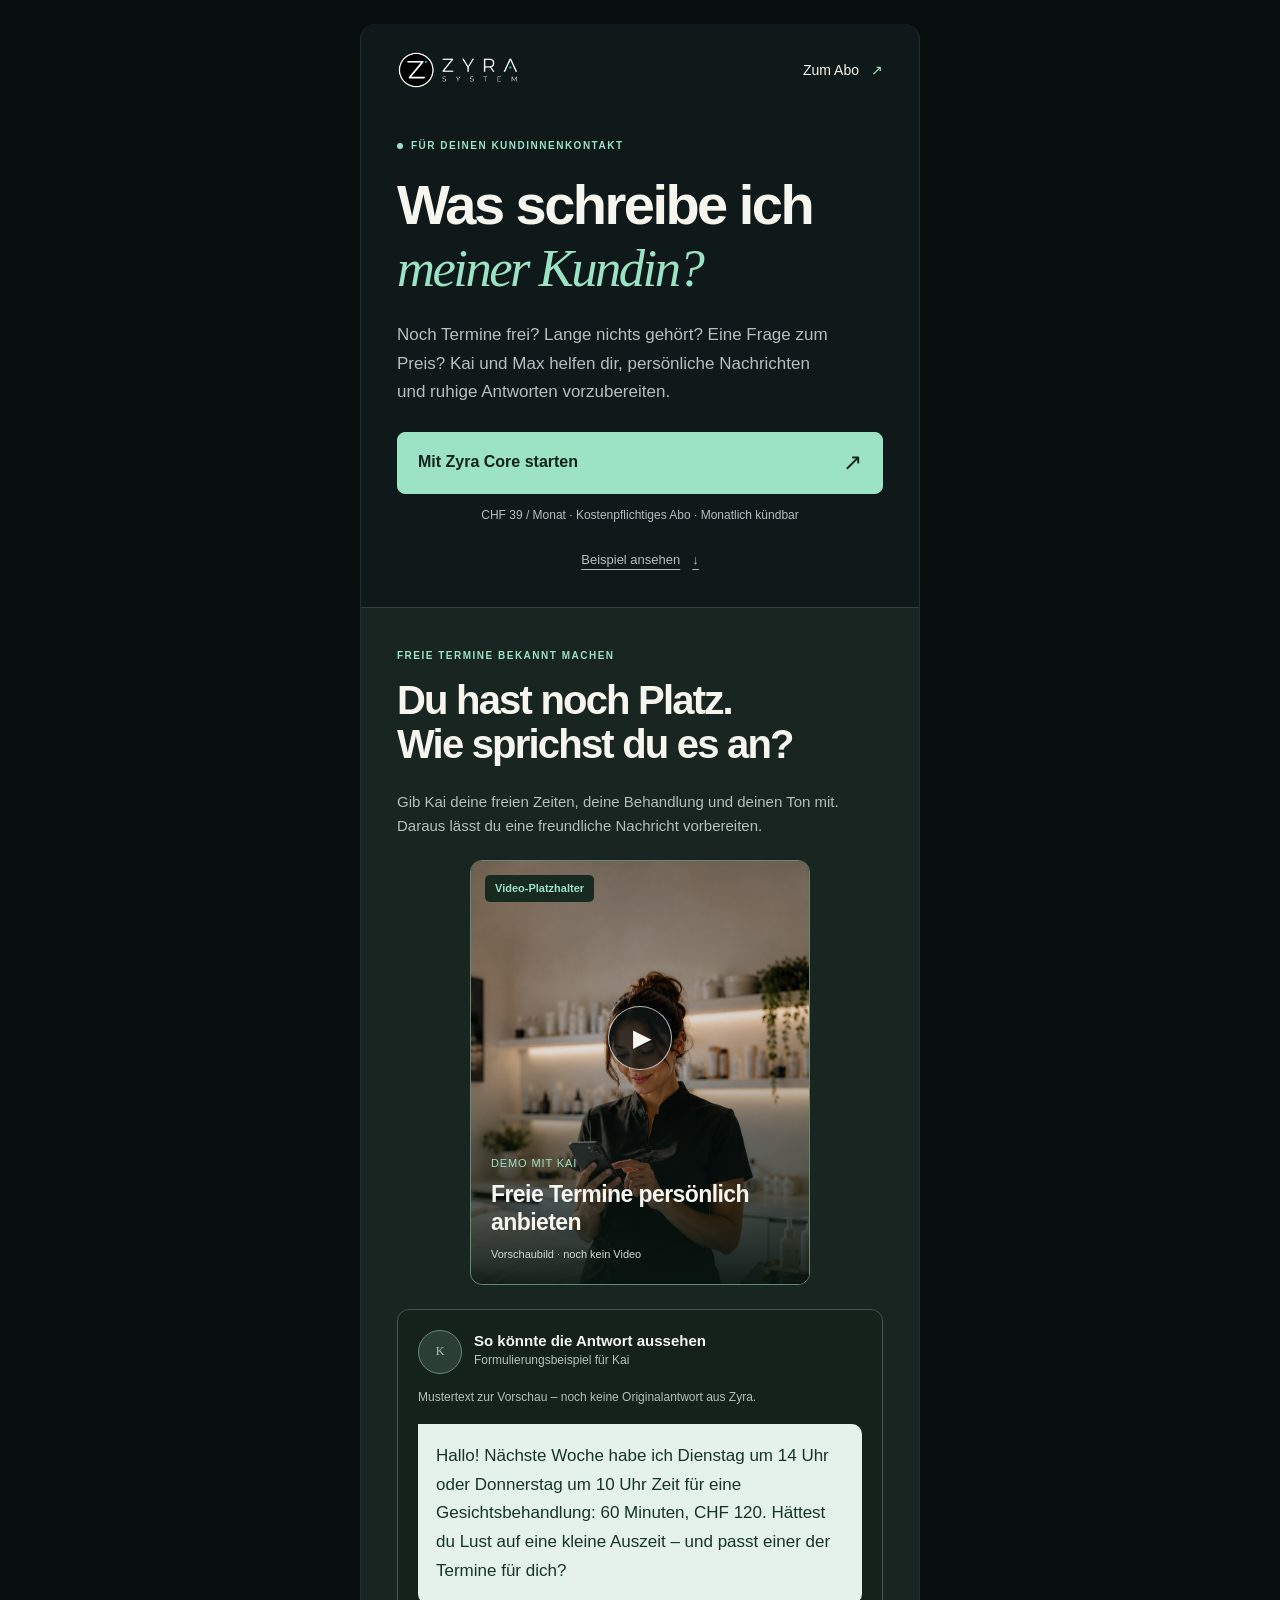
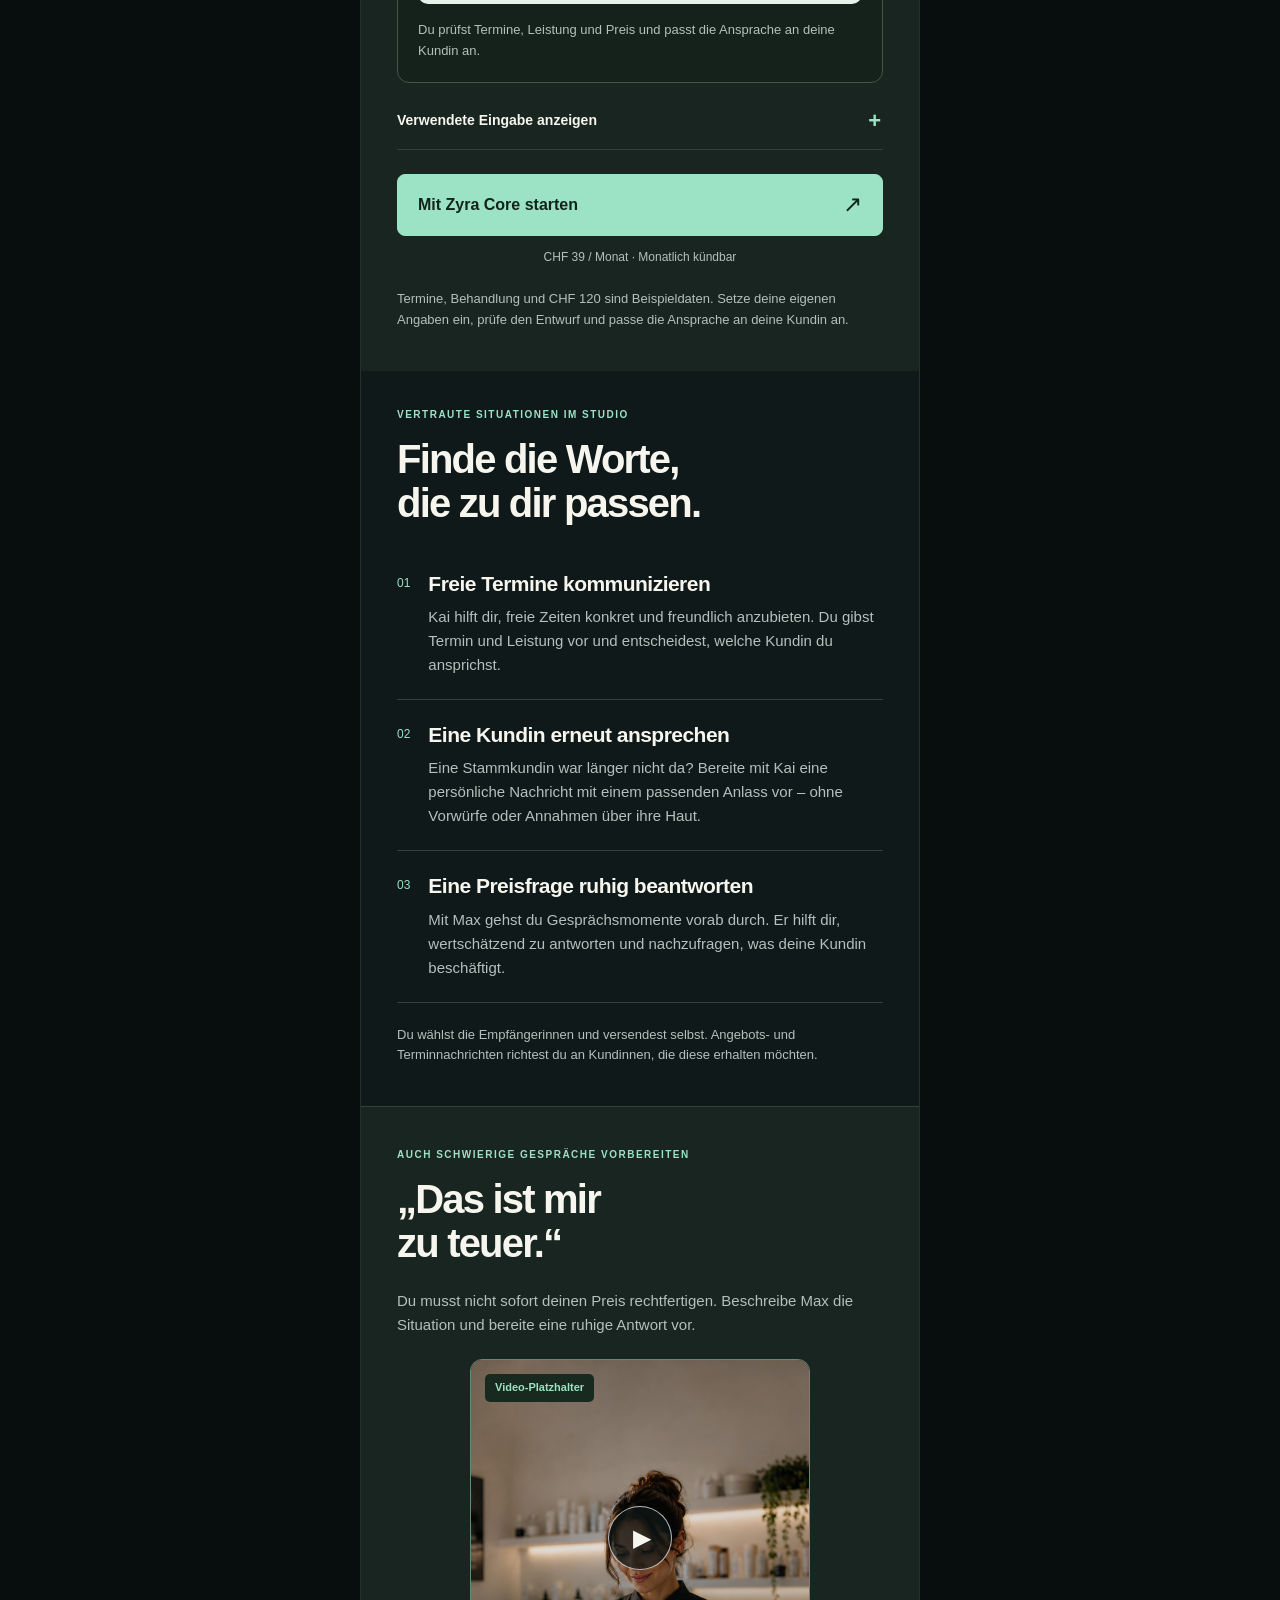
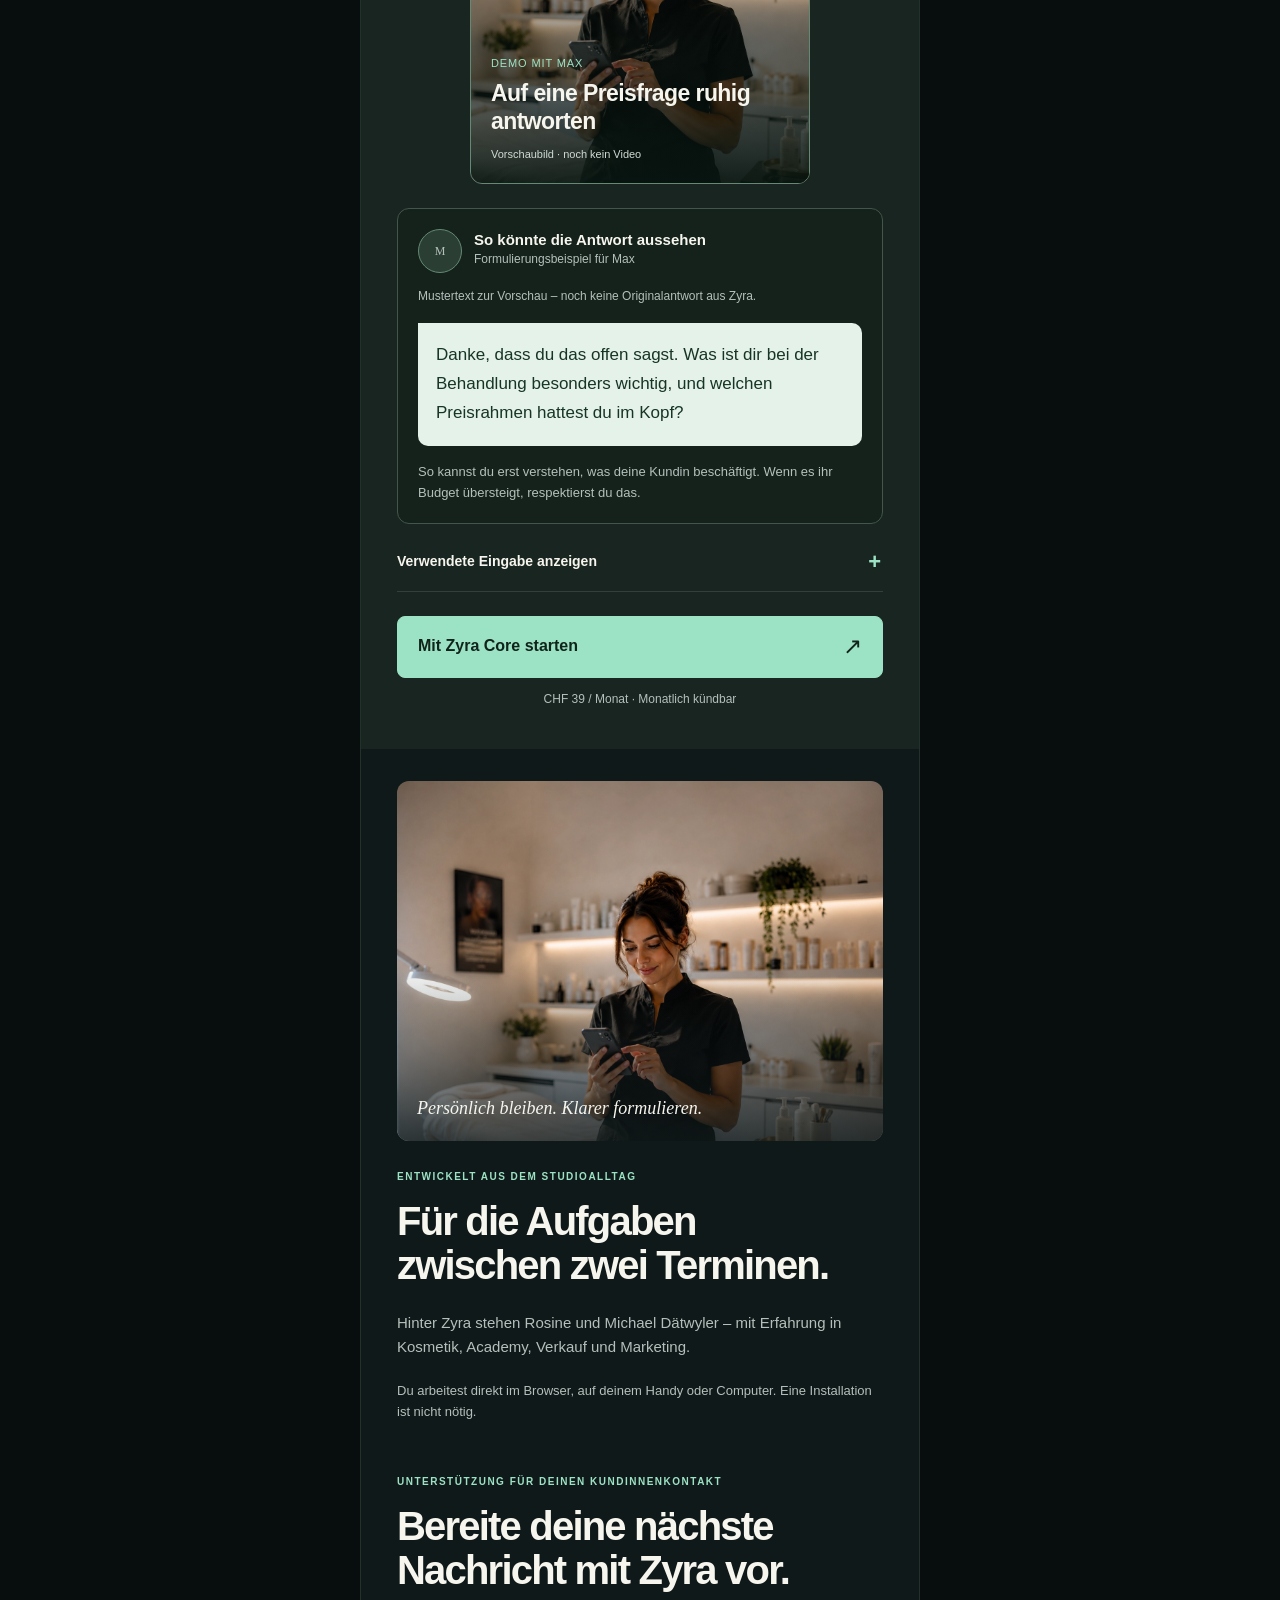
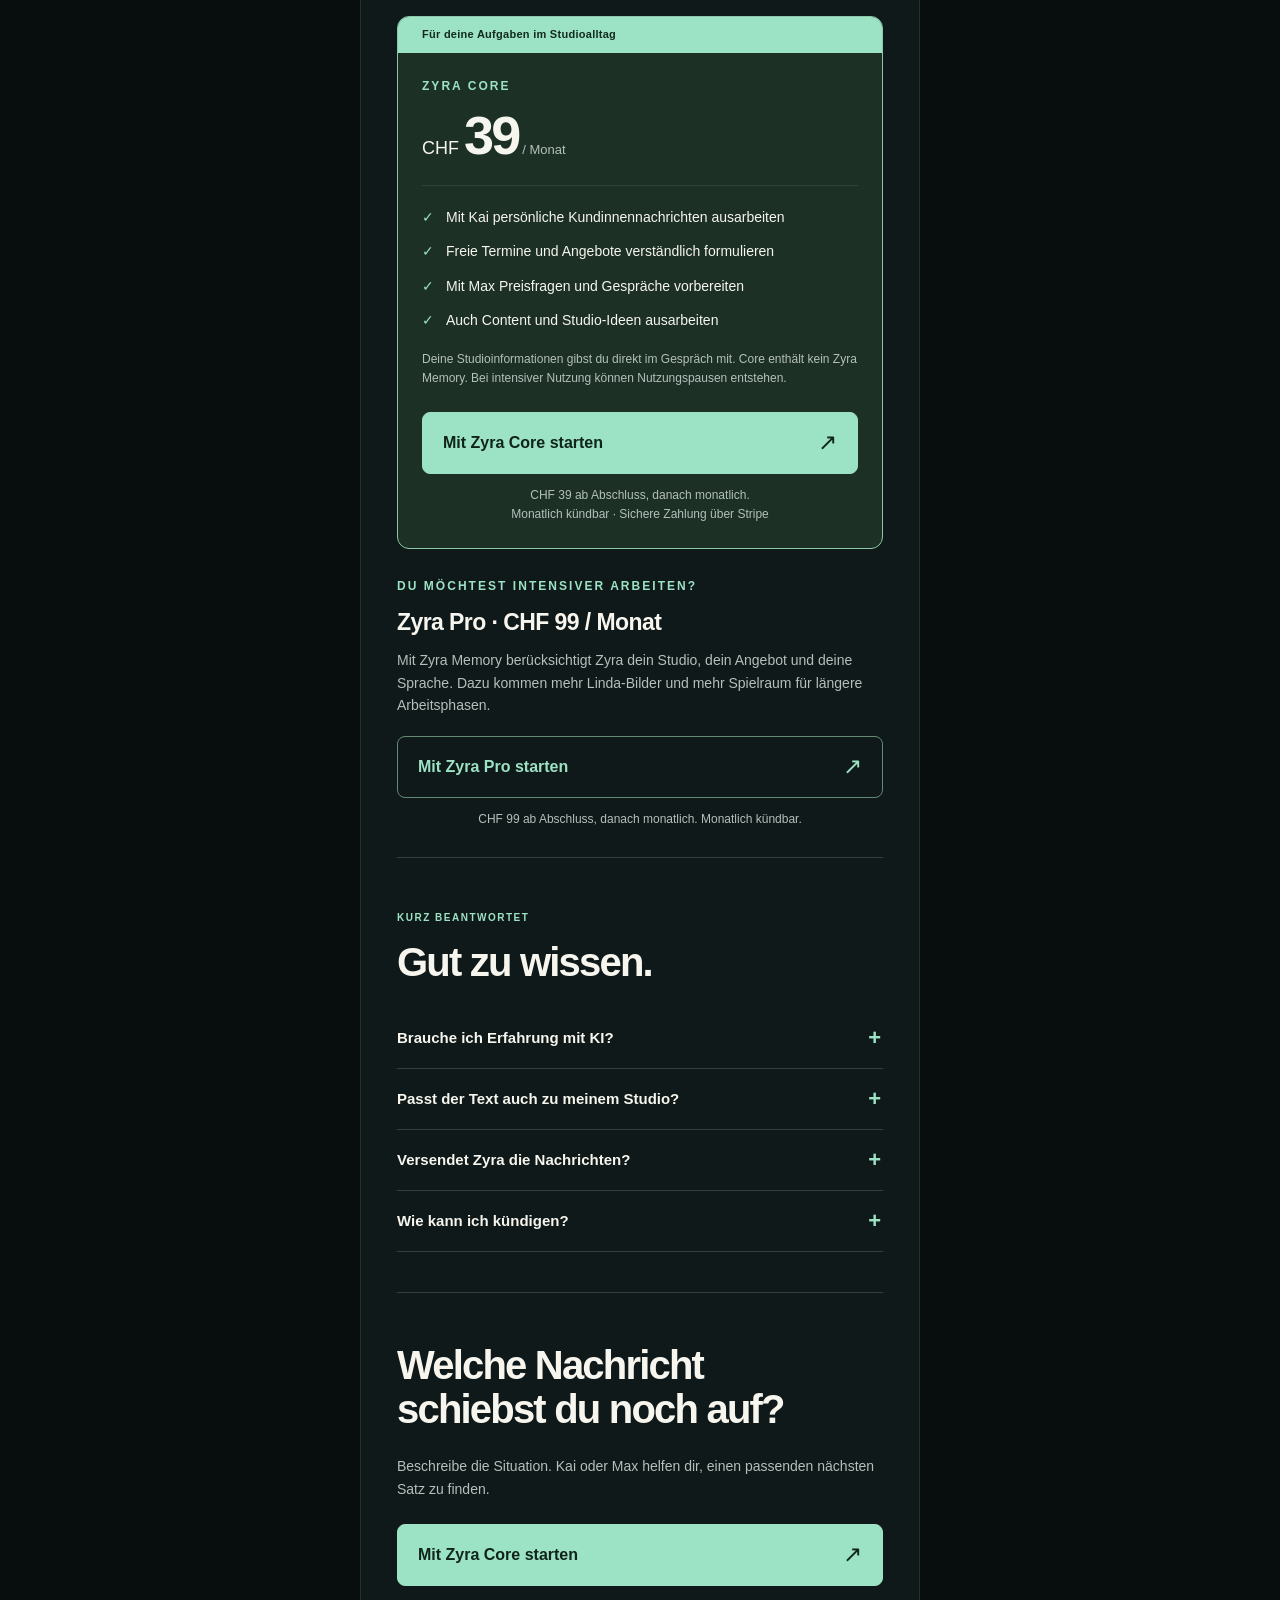
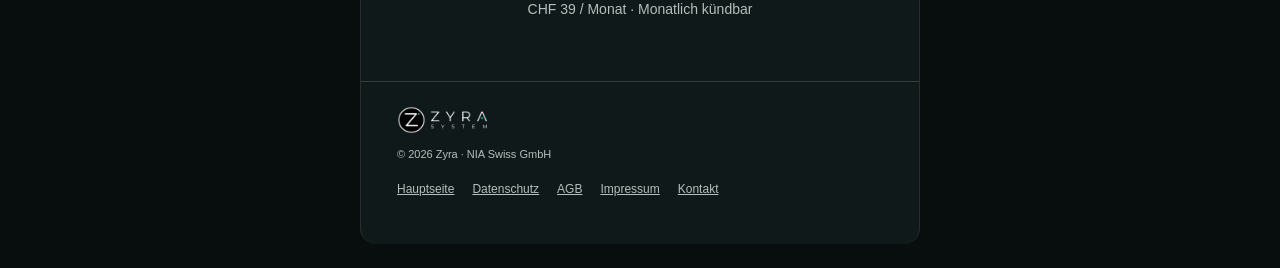
<file: kundinnenkommunikation/index.html>
<!doctype html>
<html lang="de-CH">
<head>
<meta charset="utf-8">
<meta name="viewport" content="width=device-width, initial-scale=1">
<meta name="theme-color" content="#101919">
<title>Die passenden Worte für deine Kundinnen – Zyra</title>
<meta name="description" content="Freie Termine kommunizieren, Kundinnen erneut ansprechen und Preisfragen vorbereiten. Kai und Max unterstützen dich mit Zyra Core für CHF 39 pro Monat.">
<link rel="canonical" href="https://get.zyraone.ch/kundinnenkommunikation/">
<link rel="icon" href="/assets/App%20Icon.png" type="image/png">
<meta property="og:title" content="Was schreibe ich meiner Kundin?">
<meta property="og:description" content="Die passenden Worte für freie Termine, persönliche Nachrichten und Preisfragen. Zyra Core für CHF 39 pro Monat.">
<meta property="og:type" content="website">
<meta property="og:url" content="https://get.zyraone.ch/kundinnenkommunikation/">
<meta property="og:image" content="https://get.zyraone.ch/assets/hero.webp">
<link rel="stylesheet" href="/assets/landing.css">
<link rel="stylesheet" href="/assets/content.css">
<link rel="stylesheet" href="/assets/communication.css">
</head>
<body data-landing-page="kundinnenkommunikation">
<a class="skip" href="#inhalt">Zum Inhalt</a>
<div class="page">
<header><a href="/" aria-label="Zyra – Übersicht"><img src="/assets/zyra-logo-white.png" width="120" height="40" alt="Zyra"></a><a class="nav-cta" href="#abo" data-cta="pricing" data-position="header">Zum Abo <span aria-hidden="true">↗</span></a></header>
<main id="inhalt">
<section class="hero content-hero">
<p class="eyebrow"><span class="dot"></span> Für deinen Kundinnenkontakt</p>
<h1>Was schreibe ich<br><em>meiner Kundin?</em></h1>
<p class="lead">Noch Termine frei? Lange nichts gehört? Eine Frage zum Preis? Kai und Max helfen dir, persönliche Nachrichten und ruhige Antworten vorzubereiten.</p>
<a class="button" href="https://buy.stripe.com/cNifZgbfn5502Z25FXgbm0e?locale=de" data-cta="subscribe" data-plan="core" data-position="hero">Mit Zyra Core starten <span aria-hidden="true">↗</span></a>
<p class="micro">CHF 39 / Monat · Kostenpflichtiges Abo · Monatlich kündbar</p>
<a class="example-link" href="#beispiel" data-cta="example">Beispiel ansehen <span aria-hidden="true">↓</span></a>
</section>
<section class="example content-example" id="beispiel">
<p class="eyebrow">Freie Termine bekannt machen</p>
<h2>Du hast noch Platz.<br>Wie sprichst du es an?</h2>
<p class="section-lead">Gib Kai deine freien Zeiten, deine Behandlung und deinen Ton mit. Daraus lässt du eine freundliche Nachricht vorbereiten.</p>
<figure class="demo-video" aria-label="Video-Platzhalter: Freie Termine persönlich anbieten">
<img src="/assets/hero.webp" width="1402" height="1122" loading="lazy" alt="Kosmetikerin mit Smartphone als Platzhalter für die spätere Video-Demo.">
<span class="demo-badge">Video-Platzhalter</span>
<span class="demo-play" aria-hidden="true">▶</span>
<figcaption><span>Demo mit Kai</span><strong>Freie Termine persönlich anbieten</strong><small>Vorschaubild · noch kein Video</small></figcaption>
</figure>
<div class="demo-result">
<div class="mentor"><span class="mentor-initial" aria-hidden="true">K</span><div><strong>So könnte die Antwort aussehen</strong><span>Formulierungsbeispiel für Kai</span></div></div>
<p class="demo-disclosure">Mustertext zur Vorschau – noch keine Originalantwort aus Zyra.</p>
<blockquote>Hallo! Nächste Woche habe ich Dienstag um 14 Uhr oder Donnerstag um 10 Uhr Zeit für eine Gesichtsbehandlung: 60 Minuten, CHF 120. Hättest du Lust auf eine kleine Auszeit – und passt einer der Termine für dich?</blockquote>
<p class="demo-following">Du prüfst Termine, Leistung und Preis und passt die Ansprache an deine Kundin an.</p>
</div>
<details class="demo-prompt"><summary>Verwendete Eingabe anzeigen</summary><div><p>„Nächste Woche habe ich Dienstag um 14 Uhr und Donnerstag um 10 Uhr einen freien Termin: Gesichtsbehandlung, 60 Minuten, CHF 120. Schreibe eine kurze WhatsApp an eine bestehende Kundin, die Terminhinweise erhalten möchte. Persönlich, freundlich, ohne Rabatt und Druck. Am Schluss eine einfache Frage.“</p><p><strong>Danach kannst du verfeinern:</strong><br>„Formuliere den Einstieg persönlicher und kürze die Nachricht auf höchstens 40 Wörter.“</p></div></details>
<a class="button demo-cta" href="https://buy.stripe.com/cNifZgbfn5502Z25FXgbm0e?locale=de" data-cta="subscribe" data-plan="core" data-position="demo-beispiel">Mit Zyra Core starten <span aria-hidden="true">↗</span></a>
<p class="micro">CHF 39 / Monat · Monatlich kündbar</p>
<p class="note">Termine, Behandlung und CHF 120 sind Beispieldaten. Setze deine eigenen Angaben ein, prüfe den Entwurf und passe die Ansprache an deine Kundin an.</p>
</section>
<section class="benefits content-benefits">
<p class="eyebrow">Vertraute Situationen im Studio</p>
<h2>Finde die Worte,<br>die zu dir passen.</h2>
<div class="benefit"><span class="number">01</span><div><h3>Freie Termine kommunizieren</h3><p>Kai hilft dir, freie Zeiten konkret und freundlich anzubieten. Du gibst Termin und Leistung vor und entscheidest, welche Kundin du ansprichst.</p></div></div>
<div class="benefit"><span class="number">02</span><div><h3>Eine Kundin erneut ansprechen</h3><p>Eine Stammkundin war länger nicht da? Bereite mit Kai eine persönliche Nachricht mit einem passenden Anlass vor – ohne Vorwürfe oder Annahmen über ihre Haut.</p></div></div>
<div class="benefit"><span class="number">03</span><div><h3>Eine Preisfrage ruhig beantworten</h3><p>Mit Max gehst du Gesprächsmomente vorab durch. Er hilft dir, wertschätzend zu antworten und nachzufragen, was deine Kundin beschäftigt.</p></div></div>

<p class="note">Du wählst die Empfängerinnen und versendest selbst. Angebots- und Terminnachrichten richtest du an Kundinnen, die diese erhalten möchten.</p>
</section>

<section class="example content-example" id="preisfrage">
<p class="eyebrow">Auch schwierige Gespräche vorbereiten</p>
<h2>„Das ist mir<br>zu teuer.“</h2>
<p class="section-lead">Du musst nicht sofort deinen Preis rechtfertigen. Beschreibe Max die Situation und bereite eine ruhige Antwort vor.</p>
<figure class="demo-video" aria-label="Video-Platzhalter: Auf eine Preisfrage ruhig antworten">
<img src="/assets/hero.webp" width="1402" height="1122" loading="lazy" alt="Kosmetikerin mit Smartphone als Platzhalter für die spätere Video-Demo.">
<span class="demo-badge">Video-Platzhalter</span>
<span class="demo-play" aria-hidden="true">▶</span>
<figcaption><span>Demo mit Max</span><strong>Auf eine Preisfrage ruhig antworten</strong><small>Vorschaubild · noch kein Video</small></figcaption>
</figure>
<div class="demo-result">
<div class="mentor"><span class="mentor-initial" aria-hidden="true">M</span><div><strong>So könnte die Antwort aussehen</strong><span>Formulierungsbeispiel für Max</span></div></div>
<p class="demo-disclosure">Mustertext zur Vorschau – noch keine Originalantwort aus Zyra.</p>
<blockquote>Danke, dass du das offen sagst. Was ist dir bei der Behandlung besonders wichtig, und welchen Preisrahmen hattest du im Kopf?</blockquote>
<p class="demo-following">So kannst du erst verstehen, was deine Kundin beschäftigt. Wenn es ihr Budget übersteigt, respektierst du das.</p>
</div>
<details class="demo-prompt"><summary>Verwendete Eingabe anzeigen</summary><div><p>„Meine Gesichtsbehandlung dauert 60 Minuten und kostet CHF 120. Enthalten sind Vorgespräch, Reinigung, Pflege und Gesichtsmassage. Die Kundin sagt: ‹Das ist mir zu teuer.› Gib mir eine kurze, wertschätzende Antwort und eine offene Rückfrage. Kein Druck, kein Rabatt, keine erfundenen Vorteile. Respektiere, wenn der Preis ihr Budget übersteigt.“</p><p>Du gehst die Formulierung durch und passt sie an deine Art zu sprechen an. Dein Ziel: verstehen, was deiner Kundin wichtig ist.</p></div></details>
<a class="button demo-cta" href="https://buy.stripe.com/cNifZgbfn5502Z25FXgbm0e?locale=de" data-cta="subscribe" data-plan="core" data-position="demo-preisfrage">Mit Zyra Core starten <span aria-hidden="true">↗</span></a>
<p class="micro">CHF 39 / Monat · Monatlich kündbar</p>
</section>
<section class="studio-proof">
<figure class="hero-image"><img src="/assets/hero.webp" width="1402" height="1122" loading="lazy" alt="Kosmetikerin nutzt ihr Smartphone in ihrem Studio."><figcaption>Persönlich bleiben. Klarer formulieren.</figcaption></figure>
<p class="eyebrow">Entwickelt aus dem Studioalltag</p>
<h2>Für die Aufgaben<br>zwischen zwei Terminen.</h2>
<p class="section-lead">Hinter Zyra stehen Rosine und Michael Dätwyler – mit Erfahrung in Kosmetik, Academy, Verkauf und Marketing.</p>
<p class="note">Du arbeitest direkt im Browser, auf deinem Handy oder Computer. Eine Installation ist nicht nötig.</p>
</section>
<section id="abo" class="pricing content-pricing">
<p class="eyebrow">Unterstützung für deinen Kundinnenkontakt</p>
<h2>Bereite deine nächste<br>Nachricht mit Zyra vor.</h2>
<article class="plan core-focus" id="core">
<p class="recommend">Für deine Aufgaben im Studioalltag</p>
<p class="plan-label">Zyra Core</p>
<p class="price"><span>CHF <strong>39</strong></span> / Monat</p>
<ul><li>Mit Kai persönliche Kundinnennachrichten ausarbeiten</li><li>Freie Termine und Angebote verständlich formulieren</li><li>Mit Max Preisfragen und Gespräche vorbereiten</li><li>Auch Content und Studio-Ideen ausarbeiten</li></ul>
<p class="plan-note">Deine Studioinformationen gibst du direkt im Gespräch mit. Core enthält kein Zyra Memory. Bei intensiver Nutzung können Nutzungspausen entstehen.</p>
<a class="button" href="https://buy.stripe.com/cNifZgbfn5502Z25FXgbm0e?locale=de" data-cta="subscribe" data-plan="core" data-position="pricing">Mit Zyra Core starten <span aria-hidden="true">↗</span></a>
<p class="micro">CHF 39 ab Abschluss, danach monatlich.<br>Monatlich kündbar · Sichere Zahlung über Stripe</p>
</article>
<article class="pro-option" id="pro"><p class="plan-label">Du möchtest intensiver arbeiten?</p><h3>Zyra Pro · CHF 99 / Monat</h3><p>Mit Zyra Memory berücksichtigt Zyra dein Studio, dein Angebot und deine Sprache. Dazu kommen mehr Linda-Bilder und mehr Spielraum für längere Arbeitsphasen.</p><a class="button secondary" href="https://buy.stripe.com/9B6eVcdnv1SOdDG7O5gbm0d?locale=de" data-cta="subscribe" data-plan="pro" data-position="pricing">Mit Zyra Pro starten <span aria-hidden="true">↗</span></a><p class="micro">CHF 99 ab Abschluss, danach monatlich. Monatlich kündbar.</p></article>
</section>
<section class="faq"><p class="eyebrow">Kurz beantwortet</p><h2>Gut zu wissen.</h2>
<details><summary>Brauche ich Erfahrung mit KI?</summary><p>Nein. Beschreibe deine Aufgabe wie in einer Nachricht. Zum Beispiel: Welche Termine sind frei, welche Behandlung bietest du an und wie sprichst du mit deiner Kundin?</p></details>
<details><summary>Passt der Text auch zu meinem Studio?</summary><p>In Core gibst du Angebot, Zielgruppe und Ton im Gespräch mit. Du kannst den Entwurf danach gemeinsam mit Kai oder Max verfeinern. Pro ergänzt Zyra Memory für wichtige Informationen zu deinem Studio.</p></details>
<details><summary>Versendet Zyra die Nachrichten?</summary><p>Nein. Zyra hilft dir beim Formulieren. Du prüfst Angaben und Ton und versendest die Nachricht selbst an die passende Kundin. Persönliche Kundinnendaten sind für die gezeigten Eingaben nicht nötig.</p></details>
<details><summary>Wie kann ich kündigen?</summary><p>Dein Abo ist monatlich kündbar. Dein Zugang bleibt bis zum Ende des bezahlten Zeitraums bestehen.</p></details>
</section>
<section class="closing"><h2>Welche Nachricht<br>schiebst du noch auf?</h2><p>Beschreibe die Situation. Kai oder Max helfen dir, einen passenden nächsten Satz zu finden.</p><a class="button" href="https://buy.stripe.com/cNifZgbfn5502Z25FXgbm0e?locale=de" data-cta="subscribe" data-plan="core" data-position="closing">Mit Zyra Core starten <span aria-hidden="true">↗</span></a><p class="micro closing-price">CHF 39 / Monat · Monatlich kündbar</p></section>
</main>
<footer><img src="/assets/zyra-logo-white.png" width="90" height="30" loading="lazy" alt="Zyra"><p>© 2026 Zyra · NIA Swiss GmbH</p><nav aria-label="Weitere Informationen"><a href="https://zyraone.ch/">Hauptseite</a><a href="/datenschutz.html">Datenschutz</a><a href="https://zyraone.ch/agb/">AGB</a><a href="https://zyraone.ch/impressum/">Impressum</a><a href="https://zyraone.ch/kontakt/">Kontakt</a></nav></footer>
</div>
</body>
</html>
</file>
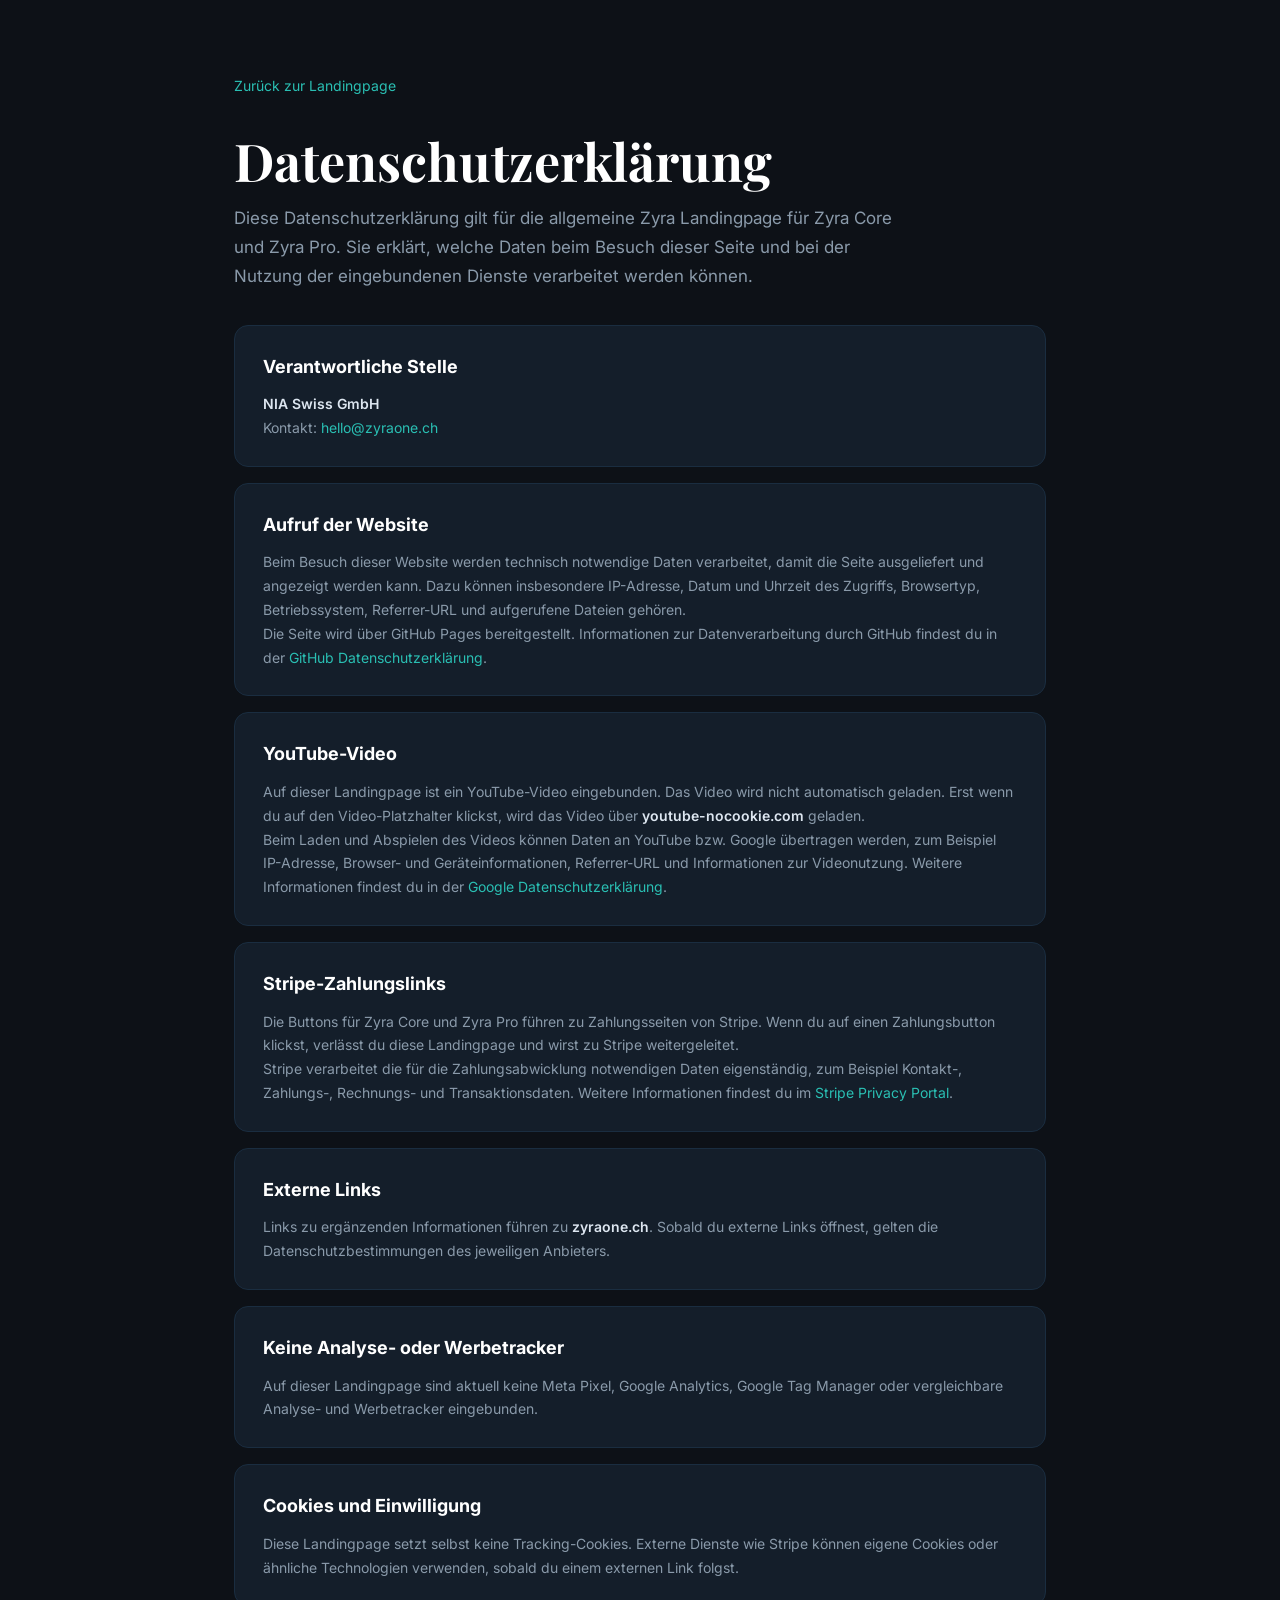
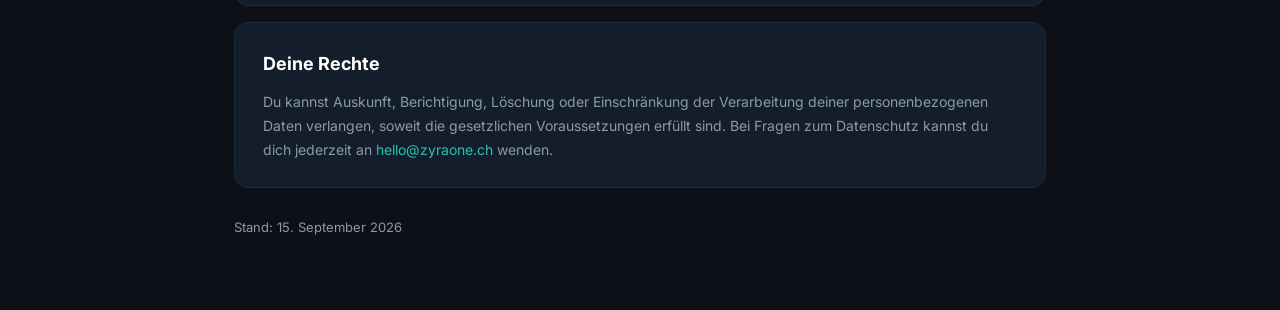
<file: datenschutz.html>
<!DOCTYPE html>
<html lang="de">
<head>
<meta charset="UTF-8">
<meta name="viewport" content="width=device-width, initial-scale=1.0">
<title>Datenschutzerklärung - Zyra</title>
<style>
@import url('https://fonts.googleapis.com/css2?family=Inter:wght@300;400;500;600;700;800&family=Playfair+Display:ital,wght@0,700;1,400&display=swap');
:root{--bg:#0D1117;--surface:#141E2A;--teal:#2ABFB3;--off:#DDE6F0;--muted:#8A9AAA;--border:#1A2D40;--r:14px;}
*,*::before,*::after{box-sizing:border-box;margin:0;padding:0;}
body{background:var(--bg);color:var(--off);font-family:'Inter',sans-serif;line-height:1.7;-webkit-font-smoothing:antialiased;}
main{max-width:860px;margin:0 auto;padding:72px 24px;}
a{color:var(--teal);text-decoration:none;}
a:hover{text-decoration:underline;}
.back{display:inline-flex;margin-bottom:34px;font-size:14px;color:var(--teal);}
h1{font-family:'Playfair Display',serif;font-size:clamp(32px,5vw,52px);line-height:1.12;color:#fff;margin-bottom:14px;}
.lead{font-size:17px;color:var(--muted);max-width:680px;margin-bottom:34px;}
section{background:var(--surface);border:1px solid var(--border);border-radius:var(--r);padding:26px 28px;margin:16px 0;}
h2{font-size:18px;color:#fff;margin-bottom:10px;}
p,li{font-size:14px;color:var(--muted);}
ul{padding-left:20px;margin-top:8px;}
strong{color:var(--off);font-weight:600;}
.meta{font-size:13px;color:var(--muted);margin-top:28px;}
</style>
</head>
<body>
<main>
  <a class="back" href="./">Zurück zur Landingpage</a>
  <h1>Datenschutzerklärung</h1>
  <p class="lead">Diese Datenschutzerklärung gilt für die allgemeine Zyra Landingpage für Zyra Core und Zyra Pro. Sie erklärt, welche Daten beim Besuch dieser Seite und bei der Nutzung der eingebundenen Dienste verarbeitet werden können.</p>

  <section>
    <h2>Verantwortliche Stelle</h2>
    <p><strong>NIA Swiss GmbH</strong><br>
    Kontakt: <a href="mailto:hello@zyraone.ch">hello@zyraone.ch</a></p>
  </section>

  <section>
    <h2>Aufruf der Website</h2>
    <p>Beim Besuch dieser Website werden technisch notwendige Daten verarbeitet, damit die Seite ausgeliefert und angezeigt werden kann. Dazu können insbesondere IP-Adresse, Datum und Uhrzeit des Zugriffs, Browsertyp, Betriebssystem, Referrer-URL und aufgerufene Dateien gehören.</p>
    <p>Die Seite wird über GitHub Pages bereitgestellt. Informationen zur Datenverarbeitung durch GitHub findest du in der <a href="https://docs.github.com/en/site-policy/privacy-policies/github-general-privacy-statement" target="_blank" rel="noopener">GitHub Datenschutzerklärung</a>.</p>
  </section>

<section>
    <h2>YouTube-Video</h2>
    <p>Auf dieser Landingpage ist ein YouTube-Video eingebunden. Das Video wird nicht automatisch geladen. Erst wenn du auf den Video-Platzhalter klickst, wird das Video über <strong>youtube-nocookie.com</strong> geladen.</p>
    <p>Beim Laden und Abspielen des Videos können Daten an YouTube bzw. Google übertragen werden, zum Beispiel IP-Adresse, Browser- und Geräteinformationen, Referrer-URL und Informationen zur Videonutzung. Weitere Informationen findest du in der <a href="https://policies.google.com/privacy" target="_blank" rel="noopener">Google Datenschutzerklärung</a>.</p>
  </section>

  <section>
    <h2>Stripe-Zahlungslinks</h2>
    <p>Die Buttons für Zyra Core und Zyra Pro führen zu Zahlungsseiten von Stripe. Wenn du auf einen Zahlungsbutton klickst, verlässt du diese Landingpage und wirst zu Stripe weitergeleitet.</p>
    <p>Stripe verarbeitet die für die Zahlungsabwicklung notwendigen Daten eigenständig, zum Beispiel Kontakt-, Zahlungs-, Rechnungs- und Transaktionsdaten. Weitere Informationen findest du im <a href="https://privacy.stripe.com/" target="_blank" rel="noopener">Stripe Privacy Portal</a>.</p>
  </section>

  <section>
    <h2>Externe Links</h2>
    <p>Links zu ergänzenden Informationen führen zu <strong>zyraone.ch</strong>. Sobald du externe Links öffnest, gelten die Datenschutzbestimmungen des jeweiligen Anbieters.</p>
  </section>

  <section>
    <h2>Keine Analyse- oder Werbetracker</h2>
    <p>Auf dieser Landingpage sind aktuell keine Meta Pixel, Google Analytics, Google Tag Manager oder vergleichbare Analyse- und Werbetracker eingebunden.</p>
  </section>

  <section>
    <h2>Cookies und Einwilligung</h2>
    <p>Diese Landingpage setzt selbst keine Tracking-Cookies. Externe Dienste wie Stripe können eigene Cookies oder ähnliche Technologien verwenden, sobald du einem externen Link folgst.</p>
  </section>

  <section>
    <h2>Deine Rechte</h2>
    <p>Du kannst Auskunft, Berichtigung, Löschung oder Einschränkung der Verarbeitung deiner personenbezogenen Daten verlangen, soweit die gesetzlichen Voraussetzungen erfüllt sind. Bei Fragen zum Datenschutz kannst du dich jederzeit an <a href="mailto:hello@zyraone.ch">hello@zyraone.ch</a> wenden.</p>
  </section>

  <p class="meta">Stand: 15. September 2026</p>
</main>
</body>
</html>
</file>
<file: assets/landing.css>
:root{color-scheme:dark;--bg:#101919;--text:#f6f5ee;--muted:#b4c0bb;--accent:#9ce2c4;--line:#31413a}*{box-sizing:border-box}html{scroll-behavior:smooth;scroll-padding-top:24px}body{margin:0;background:#080e0d;color:var(--text);font-family:-apple-system,BlinkMacSystemFont,"Segoe UI",sans-serif;font-size:16px;line-height:1.6;-webkit-font-smoothing:antialiased}.page{max-width:560px;margin:0 auto;background:var(--bg);border-inline:1px solid #22312a}a{color:inherit}img{max-width:100%;height:auto;display:block}header{display:flex;align-items:center;justify-content:space-between;padding:24px}.nav-cta{font-size:14px;text-decoration:none;min-height:44px;display:flex;align-items:center;gap:12px}.nav-cta span{color:var(--accent)}header img,footer img{object-fit:contain}section{padding:40px 24px}h1,h2,h3,p,figure{margin:0}h1,h2,h3{font-weight:550;line-height:1.1;letter-spacing:-.045em}h1{font-size:clamp(39px,9vw,58px);margin:20px 0 24px}h1 em{font-family:Georgia,serif;font-weight:400;color:var(--accent);font-size:.94em}h2{font-size:clamp(30px,7vw,40px);margin:14px 0 24px}h3{font-size:21px;letter-spacing:-.025em;line-height:1.25}.eyebrow{font-size:10px;letter-spacing:.15em;text-transform:uppercase;font-weight:700;color:var(--accent);display:flex;align-items:center;gap:8px}.dot{width:6px;height:6px;border-radius:50%;background:var(--accent)}.hero{padding-top:22px}.lead{color:var(--muted);font-size:17px;line-height:1.65;margin-bottom:26px;max-width:440px}.button{display:flex;justify-content:space-between;align-items:center;gap:12px;width:100%;min-height:56px;padding:15px 20px;background:var(--accent);color:#10241b;font-weight:750;text-decoration:none;border:1px solid var(--accent);border-radius:8px;line-height:1.3;transition:background .15s}.button:hover{background:#b7efd7}.button span{font-size:23px;font-weight:400}.micro{text-align:center;font-size:12px;color:var(--muted);margin-top:12px}.hero-image{margin-top:32px;border-radius:12px;overflow:hidden;position:relative}.hero-image img{width:100%;aspect-ratio:1.35;object-fit:cover;object-position:50% 38%}.hero-image:after{content:"";position:absolute;inset:50% 0 0;background:linear-gradient(transparent,#101919cc)}figcaption{position:absolute;bottom:18px;left:20px;right:16px;z-index:1;font-size:18px;font-family:Georgia,serif;font-style:italic}.benefits{padding-top:18px}.benefit{display:flex;gap:18px;padding:22px 0;border-bottom:1px solid var(--line)}.number{font-size:12px;color:var(--accent);padding-top:3px}.benefit p{font-size:15px;color:var(--muted);margin-top:8px}.note{font-size:13px;color:var(--muted);margin-top:22px}.example{background:#192520}.chat{border:1px solid #43564b;border-radius:12px;padding:20px}.chat-label{font-size:11px;text-transform:uppercase;letter-spacing:.12em;color:var(--muted);margin-bottom:12px}.bubble{background:#2a3e33;padding:17px;border-radius:12px 12px 2px 12px;font-size:16px}.mentor{display:flex;gap:12px;align-items:center;margin:22px 0 12px}.mentor img{border-radius:50%}.mentor strong,.mentor span{display:block}.mentor span{font-size:12px;color:var(--muted)}.chat>p:last-child{font-size:14px;color:var(--muted)}.pricing{padding-top:48px}.intro{color:var(--muted);font-size:15px;margin-bottom:28px}.plan{border:1px solid var(--line);border-radius:12px;padding:24px;margin-top:20px;scroll-margin-top:24px}.plan-label{font-size:12px;text-transform:uppercase;letter-spacing:.17em;color:var(--accent);margin-bottom:12px;font-weight:700}.price{font-size:13px;color:var(--muted);margin:22px 0}.price span{font-size:18px;color:var(--text)}.price strong{font-size:54px;font-weight:550;letter-spacing:-.05em;line-height:1}.plan ul{list-style:none;margin:0;padding:20px 0 0;border-top:1px solid var(--line)}.plan li{padding:0 0 12px 24px;position:relative;font-size:14px}.plan li:before{content:"✓";position:absolute;left:0;color:var(--accent)}.plan-note{font-size:12px;line-height:1.6;color:var(--muted);margin:6px 0 24px}.secondary{background:transparent;color:var(--accent);border-color:#648974}.secondary:hover{background:#23392e}.pro{background:#1c3026;border-color:#8bc7a9}.recommend{background:var(--accent);color:#132b1e;font-size:11px;font-weight:700;letter-spacing:.025em;border-radius:11px 11px 0 0;margin:-24px -24px 24px;padding:9px 24px}.faq{padding-top:12px}details{border-bottom:1px solid var(--line)}summary{padding:18px 26px 18px 0;cursor:pointer;position:relative;list-style:none;font-size:15px;font-weight:600}summary::-webkit-details-marker{display:none}summary:after{content:"+";position:absolute;right:2px;color:var(--accent);font-size:22px;top:12px}details[open] summary:after{content:"−"}details p{font-size:14px;color:var(--muted);padding-bottom:18px}.closing{border-top:1px solid var(--line);margin:0 24px;padding:36px 0}.closing>p:not(.eyebrow){color:var(--muted);font-size:14px;margin-bottom:24px}footer{padding:24px 24px 32px;border-top:1px solid var(--line)}footer p{font-size:11px;color:var(--muted);margin:12px 0 4px}footer nav{display:flex;gap:4px 18px;flex-wrap:wrap}footer a{font-size:12px;color:var(--muted);min-height:44px;display:inline-flex;align-items:center}.skip{position:absolute;left:12px;top:-80px;background:var(--accent);color:#10241b;padding:12px;z-index:10}.skip:focus{top:12px}:focus-visible{outline:3px solid #fff;outline-offset:5px}@media(min-width:600px){body{padding:24px 0}.page{border-radius:16px;overflow:hidden}section{padding-inline:36px}header,footer{padding-inline:36px}.closing{margin-inline:36px;padding-inline:0}}@media(prefers-reduced-motion:reduce){html{scroll-behavior:auto}*{transition:none!important}}
</file>
<file: assets/content.css>
.content-hero{padding-bottom:22px}
.content-hero h1{font-size:clamp(38px,9vw,56px)}
.content-hero .micro{max-width:360px;margin-inline:auto}
.example-link{display:flex;justify-content:center;align-items:center;gap:12px;min-height:48px;font-size:13px;text-underline-offset:5px;margin-top:12px;color:var(--muted)}
.content-example{border-top:1px solid var(--line)}
.section-lead{color:var(--muted);font-size:15px;margin-bottom:22px}
.content-example .mentor{margin-top:0}
.content-example blockquote{margin:0}
.content-example .prompt-followup{margin-top:20px}
.content-example .prompt-followup strong{color:var(--text);font-weight:600}
.content-benefits{padding-top:36px}
.studio-proof{padding-top:0}
.studio-proof .hero-image{margin:0 0 28px}
.content-pricing{padding-top:12px}
.core-focus{background:#1c3026;border-color:#8bc7a9}
.core-focus .price{margin-top:12px}
.pro-option{border-bottom:1px solid var(--line);padding:28px 0}
.pro-option>p:not(.plan-label):not(.micro){font-size:14px;color:var(--muted);margin:12px 0 20px}
.pro-option h3{font-size:23px}
.closing .closing-price{font-size:12px;margin:12px 0 0}
@media(max-width:359px){.content-hero h1{font-size:36px}.content-example .chat{padding:16px}.content-example blockquote{padding:14px;font-size:15px}}
</file>
<file: assets/communication.css>
.mentor-initial{display:grid;place-items:center;flex:0 0 44px;width:44px;height:44px;border:1px solid #648974;border-radius:50%;background:#2a3e33;color:var(--accent);font-family:Georgia,serif;font-size:24px}
[data-landing-page="kundinnenkommunikation"] .studio-proof{padding-top:32px}
.demo-video{position:relative;isolation:isolate;max-width:340px;margin:0 auto 24px;aspect-ratio:4/5;border:1px solid #648974;border-radius:12px;overflow:hidden;background:#192520}
.demo-video>img{width:100%;height:100%;object-fit:cover;object-position:54% center}
.demo-video:after{content:"";position:absolute;inset:0;background:linear-gradient(#08151030 20%,#08151020 45%,#081510ed 100%);z-index:0}
.demo-badge{position:absolute;top:14px;left:14px;padding:5px 10px;border-radius:5px;background:#10241bea;color:var(--accent);font-size:11px;font-weight:700;z-index:1}
.demo-play{position:absolute;left:50%;top:42%;transform:translate(-50%,-50%);width:64px;height:64px;border:1px solid #ffffffb3;border-radius:50%;display:grid;place-items:center;background:#101919b3;font-size:24px;padding-left:4px;z-index:1}
.demo-video figcaption{position:absolute;left:20px;right:20px;bottom:20px;font-family:inherit;font-style:normal;z-index:1}
.demo-video figcaption span,.demo-video figcaption strong,.demo-video figcaption small{display:block}
.demo-video figcaption span{font-size:11px;letter-spacing:.08em;text-transform:uppercase;color:var(--accent);margin-bottom:8px}
.demo-video figcaption strong{font-size:23px;line-height:1.2;letter-spacing:-.025em;font-weight:600}
.demo-video figcaption small{font-size:11px;color:#cfdbd4;margin-top:10px}
.demo-result{border:1px solid #43564b;background:#14221b;border-radius:12px;padding:20px}
.demo-result .mentor{margin:0 0 14px;align-items:flex-start}.demo-result .mentor>div{min-width:0}.demo-result .mentor strong{font-size:15px;line-height:1.4}
.demo-disclosure{font-size:12px;line-height:1.5;color:var(--muted);margin-bottom:18px}
.demo-result blockquote{margin:0;padding:18px;background:#e4f2e9;border-radius:0 10px 10px;color:#173524;font-size:17px;line-height:1.7}
.demo-following{font-size:13px;color:var(--muted);margin-top:16px}
.demo-prompt{margin:8px 0 24px}.demo-prompt summary{font-size:14px}.demo-prompt>div p{padding-bottom:16px}.demo-cta{margin-top:24px}
.mentor .mentor-initial{display:grid;place-items:center}
</file>
<file: assets/offers.css>
.offer-answer{background:#e4f2e9;color:#173524;border-radius:0 10px 10px;padding:20px;font-size:16px;line-height:1.7}.offer-answer h3{font-size:24px}.offer-answer .offer-price{font-size:13px;font-weight:700;margin:8px 0 18px}.offer-answer ul{padding-left:20px;margin:18px 0}.offer-variants{display:grid;gap:16px}.offer-variants article{border:1px solid #43564b;border-radius:12px;background:#14221b;padding:20px}.offer-variants h3{font-size:22px}.offer-variants article>p:not(.plan-label){color:var(--muted);font-size:15px;margin-top:14px}.offer-variants .variant-fit{border-top:1px solid var(--line);padding-top:14px}[data-landing-page="angebote"] .studio-proof{padding-top:28px}.offer-answer p:last-child{margin-bottom:0}
</file>
